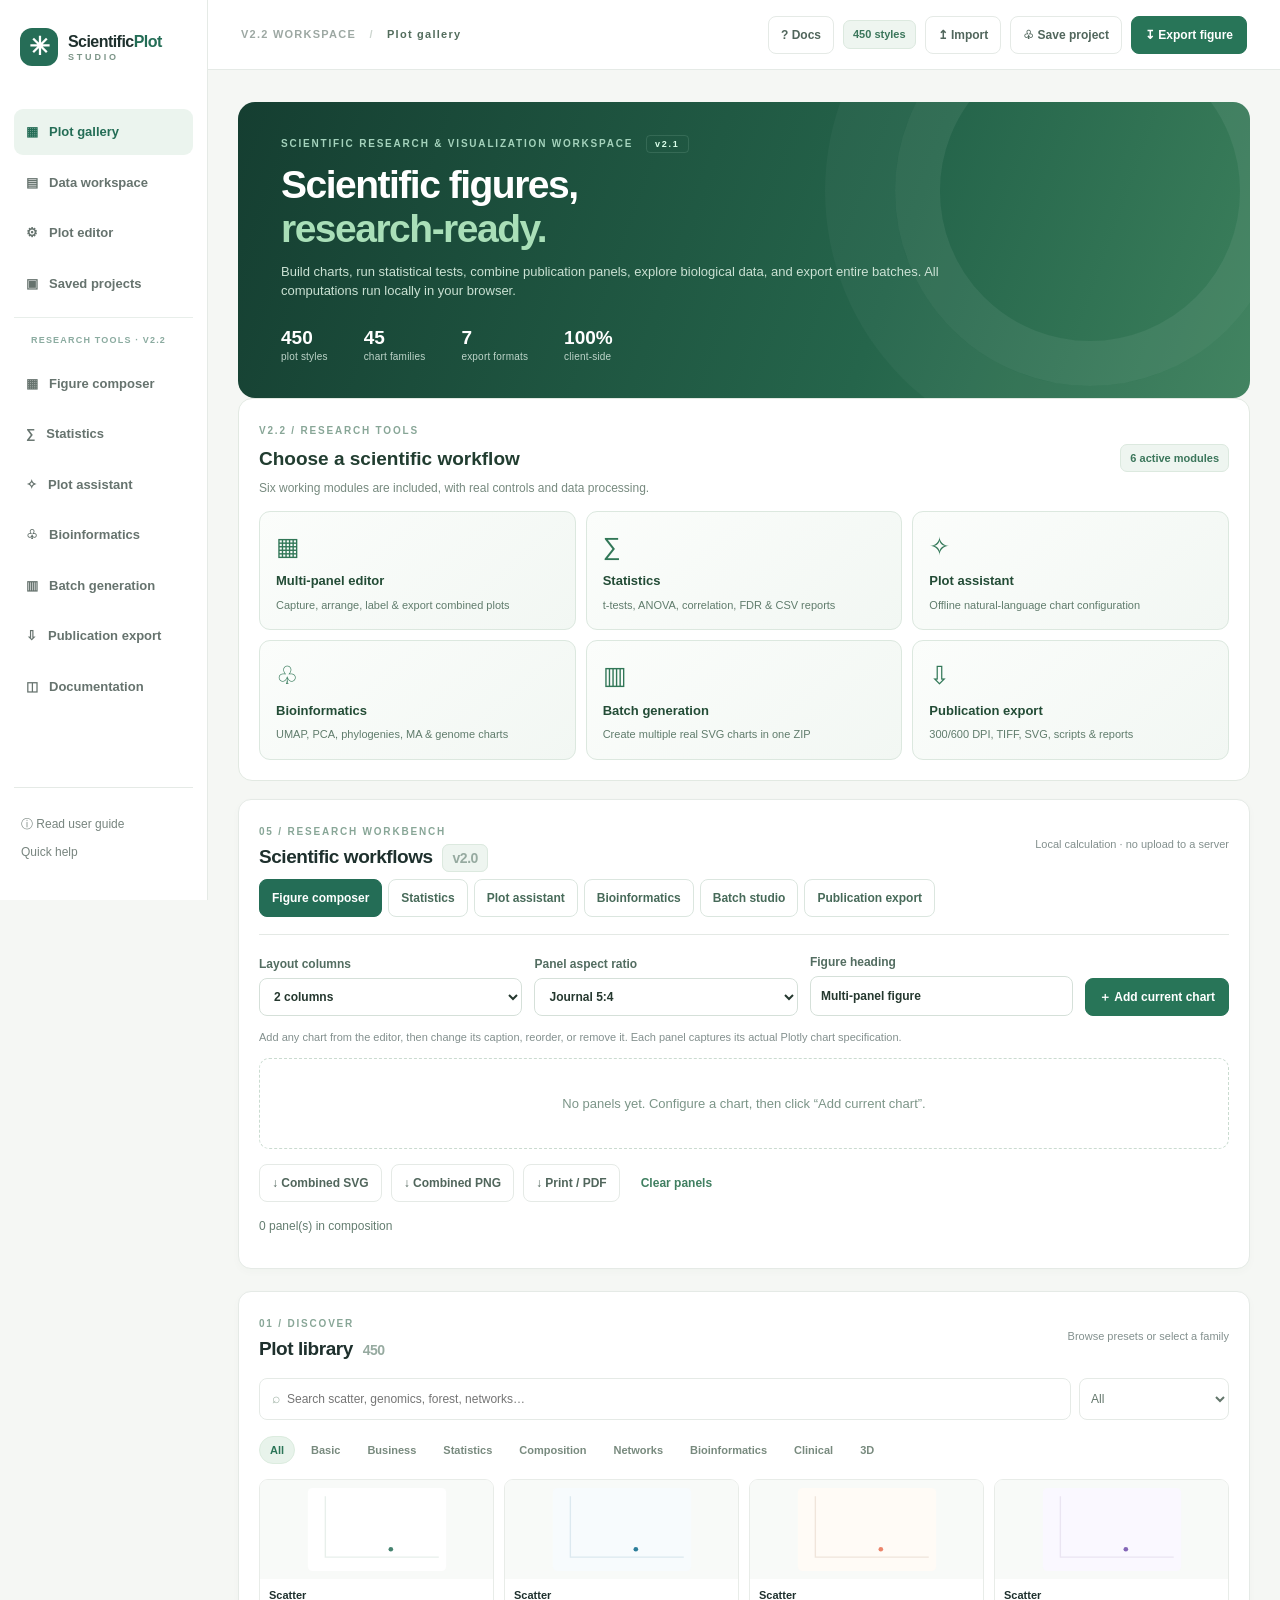
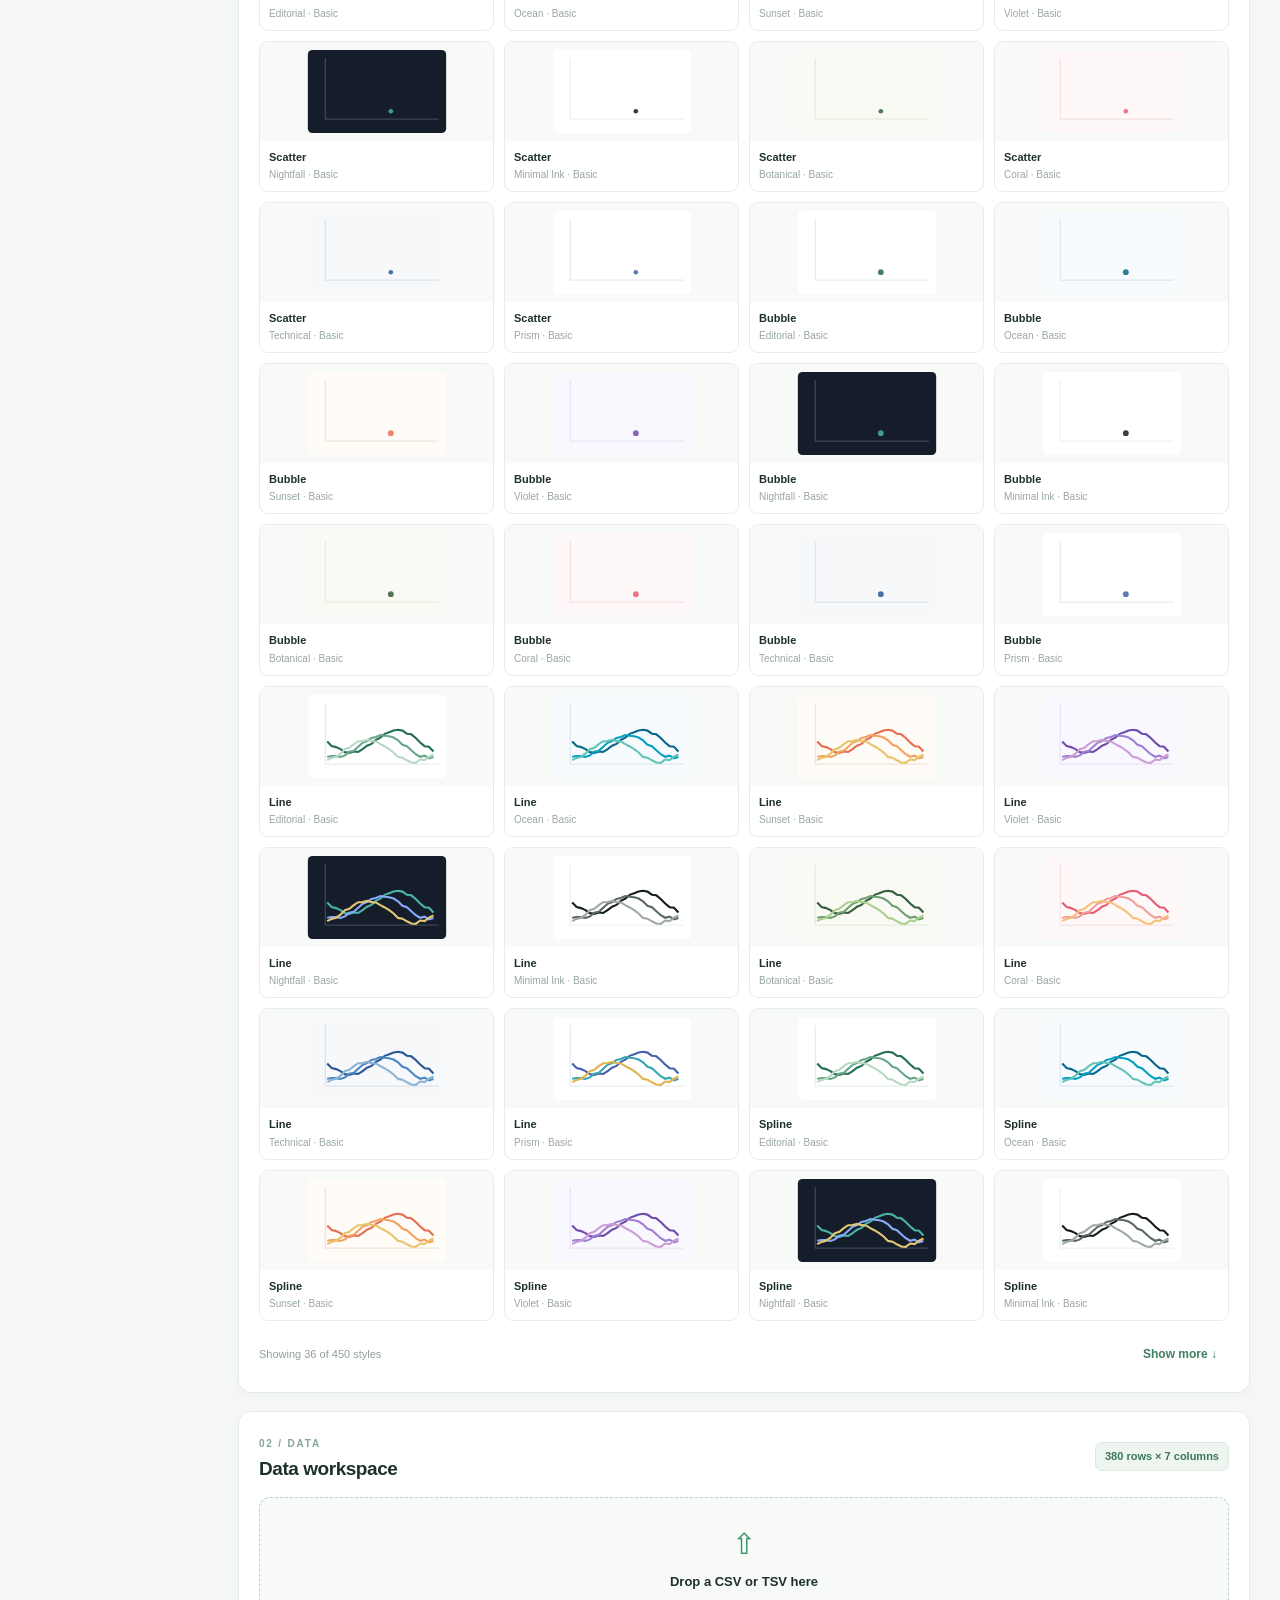
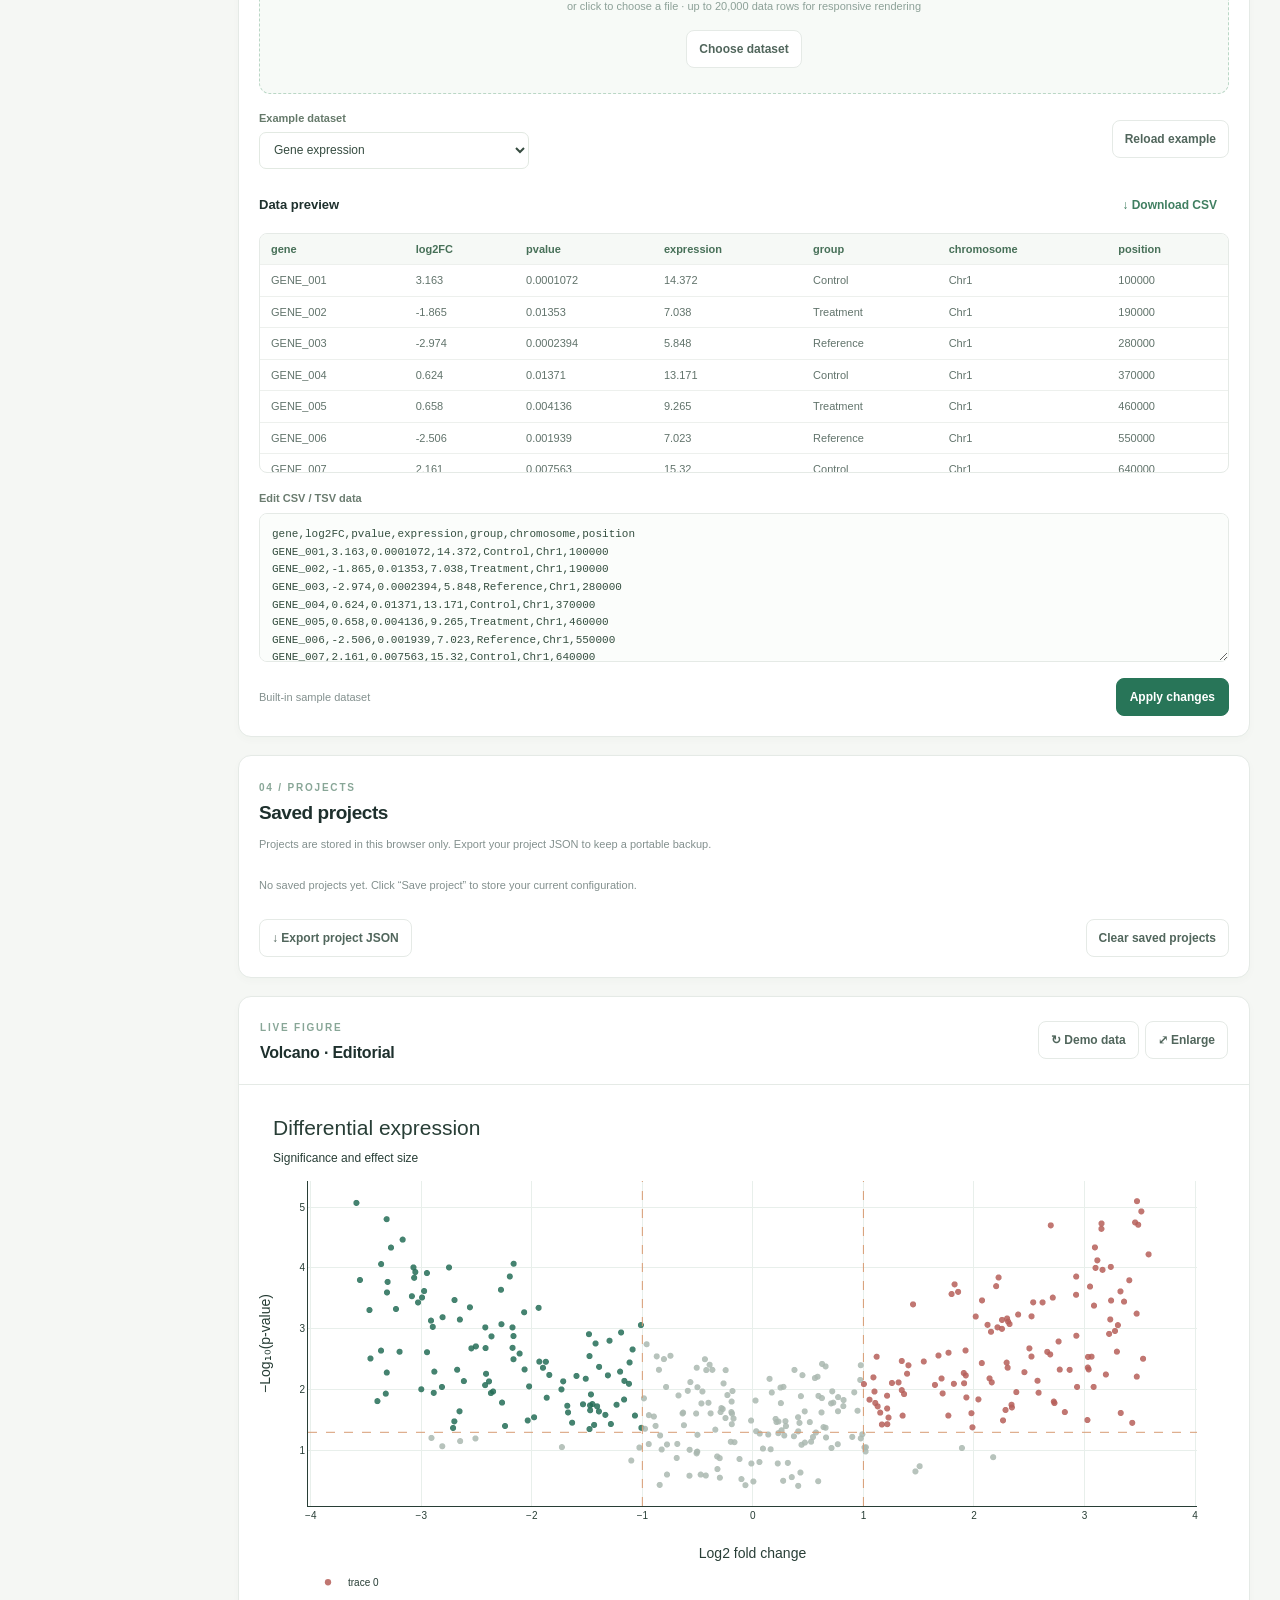
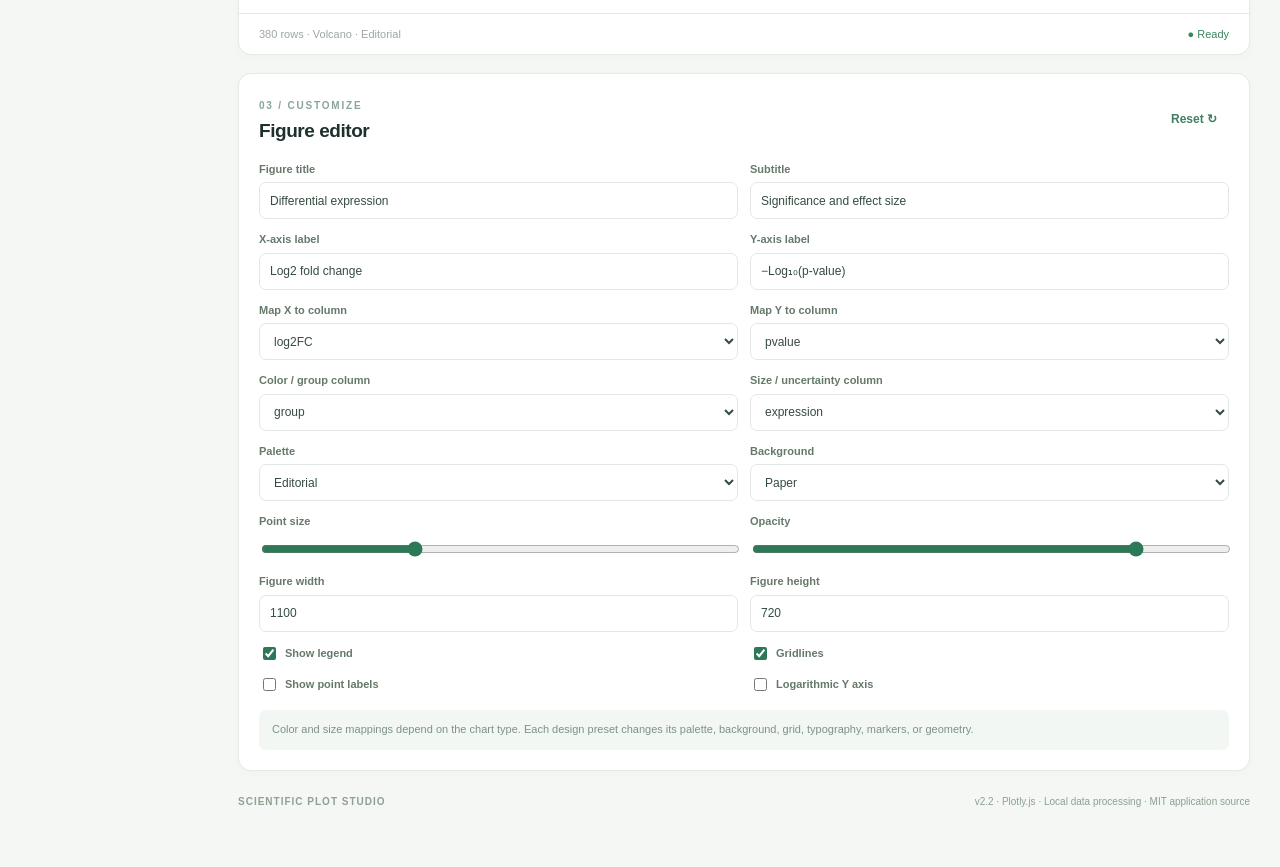
<file: index.html>
<!doctype html><html lang="en"><head><meta charset="utf-8"><meta name="viewport" content="width=device-width,initial-scale=1"><meta name="description" content="Scientific Plot Studio – Scientific plotting, multi-panel publication figures, statistical tests, bioinformatics, batch generation and advanced exports."><title>Scientific Plot Studio v2.2 | Scientific Research Workspace</title><link rel="stylesheet" href="assets/styles.css"><link rel="stylesheet" href="assets/v2.css"><script src="assets/plotly.min.js"></script><script defer src="assets/stats.js"></script><script defer src="assets/app.js"></script><script defer src="assets/v2.js"></script></head><body>
<div id="app"><aside class="rail"><a class="logo" href="#" aria-label="Scientific Plot Studio Home"><span class="logo-icon">✳</span><span>Scientific<span class="accent">Plot</span><small>STUDIO</small></span></a><nav class="nav"><button class="navlink active" data-panel="gallery">▦ <span>Plot gallery</span></button><button class="navlink" data-panel="data">▤ <span>Data workspace</span></button><button class="navlink" data-panel="editor">⚙ <span>Plot editor</span></button><button class="navlink" data-panel="saved">▣ <span>Saved projects</span></button><div class="navdivider">RESEARCH TOOLS · V2.2</div><button class="navlink" data-panel="v2" data-open-module="composer">▦ <span>Figure composer</span></button><button class="navlink" data-panel="v2" data-open-module="statistics">∑ <span>Statistics</span></button><button class="navlink" data-panel="v2" data-open-module="assistant">✧ <span>Plot assistant</span></button><button class="navlink" data-panel="v2" data-open-module="bio">♧ <span>Bioinformatics</span></button><button class="navlink" data-panel="v2" data-open-module="batch">▥ <span>Batch generation</span></button><button class="navlink" data-panel="v2" data-open-module="publication">⇩ <span>Publication export</span></button><a class="navlink docs-nav-link" href="docs/" aria-label="Documentation and user guide">◫ <span>Documentation</span></a></nav><div class="railbottom"><a class="rail-about" href="docs/">ⓘ Read user guide</a><button class="rail-about" id="aboutButton">Quick help</button></div></aside>
<main class="main"><header class="topbar"><div class="breadcrumb">V2.2 WORKSPACE <span>/</span> <strong id="bread">Plot gallery</strong></div><div class="topactions"><a class="outlinebtn" href="docs/" style="text-decoration:none">? Docs</a><span class="small-tag" id="catalogCount">450 styles</span><button class="iconbtn" id="importProject" title="Import project JSON">↥ Import</button><button class="iconbtn" id="saveProject">♧ Save project</button><button class="primarybtn" id="exportBtn">↧ Export figure</button></div></header>
<div class="work"><section class="intro"><div class="eyebrow">SCIENTIFIC RESEARCH & VISUALIZATION WORKSPACE <span class="version">v2.2</span></div><h1>Scientific figures,<br><em>research-ready.</em></h1><p>Build charts, run statistical tests, combine publication panels, explore biological data, and export entire batches. All computations run locally in your browser.</p><div class="metrics"><div><b>450</b><span>plot styles</span></div><div><b>45</b><span>chart families</span></div><div><b>7</b><span>export formats</span></div><div><b>100%</b><span>client-side</span></div></div></section>
<section class="module-launcher" aria-label="Research tools"><div class="launcher-head"><div><span class="overline">V2.2 / RESEARCH TOOLS</span><h2>Choose a scientific workflow</h2><p>Six working modules are included, with real controls and data processing.</p></div><span class="small-tag">6 active modules</span></div><div class="module-cards">
<button data-open-module="composer"><span class="mod-icon">▦</span><strong>Multi-panel editor</strong><small>Capture, arrange, label & export combined plots</small></button>
<button data-open-module="statistics"><span class="mod-icon">∑</span><strong>Statistics</strong><small>t-tests, ANOVA, correlation, FDR & CSV reports</small></button>
<button data-open-module="assistant"><span class="mod-icon">✧</span><strong>Plot assistant</strong><small>Offline natural-language chart configuration</small></button>
<button data-open-module="bio"><span class="mod-icon">♧</span><strong>Bioinformatics</strong><small>UMAP, PCA, phylogenies, MA & genome charts</small></button>
<button data-open-module="batch"><span class="mod-icon">▥</span><strong>Batch generation</strong><small>Create multiple real SVG charts in one ZIP</small></button>
<button data-open-module="publication"><span class="mod-icon">⇩</span><strong>Publication export</strong><small>300/600 DPI, TIFF, SVG, scripts & reports</small></button>
</div></section><div id="researchWorkbenchMount" aria-live="polite"><section class="panel" style="padding:18px;margin-bottom:20px">Loading research tools… Ensure JavaScript is enabled.</section></div><section class="workspace-grid"><div class="left"><section class="panel catalog" id="galleryPanel"><div class="sectionhead"><div><span class="overline">01 / DISCOVER</span><h2>Plot library <span id="visibleCount">450</span></h2></div><div class="tiny-muted">Browse presets or select a family</div></div><div class="filters"><label class="searchbox">⌕ <input id="search" placeholder="Search scatter, genomics, forest, networks…" autocomplete="off"></label><select id="categoryFilter" aria-label="Category"><option value="All">All categories</option></select></div><div class="categories" id="categories"></div><div class="gallery" id="gallery"></div><div class="galleryfoot"><span id="galleryInfo">Showing 450 styles</span><button class="subtlebtn" id="showMore">Show more ↓</button></div></section>
<section class="panel data-panel" id="dataPanel"><div class="sectionhead"><div><span class="overline">02 / DATA</span><h2>Data workspace</h2></div><span class="small-tag" id="dataShape">0 rows</span></div><div class="dropzone" id="dropzone"><div class="drop-icon">⇧</div><b>Drop a CSV or TSV here</b><span>or click to choose a file · up to 20,000 data rows for responsive rendering</span><input type="file" id="uploadInput" accept=".csv,.tsv,.txt,text/csv,text/tab-separated-values" hidden><button class="outlinebtn" id="chooseFile">Choose dataset</button></div><div class="fieldline"><label>Example dataset <select id="datasetSelect"></select></label><button class="outlinebtn" id="resetDataset">Reload example</button></div><div class="sectionhead small"><h3>Data preview</h3><button class="subtlebtn" id="downloadData">↓ Download CSV</button></div><div class="tablewrap"><table id="dataTable"></table></div><label class="csvlabel">Edit CSV / TSV data<textarea spellcheck="false" id="dataEditor" rows="7"></textarea></label><div class="fieldline"><span class="tiny-muted" id="dataMessage">Headers are read from the first row.</span><button class="primarybtn" id="applyData">Apply changes</button></div></section>
<section class="panel saved-panel" id="savedPanel"><div class="sectionhead"><div><span class="overline">04 / PROJECTS</span><h2>Saved projects</h2></div></div><p class="tiny-muted">Projects are stored in this browser only. Export your project JSON to keep a portable backup.</p><div id="projectList" class="projectlist"></div><div class="fieldline"><button class="outlinebtn" id="downloadProject">↓ Export project JSON</button><button class="outlinebtn" id="clearProjects">Clear saved projects</button></div></section></div>
<div class="right"><section class="panel preview-panel" id="previewPanel"><div class="previewbar"><div><span class="overline">LIVE FIGURE</span><div class="charthead" id="selectedName">Volcano · Editorial</div></div><div class="previewactions"><button class="outlinebtn" id="randomize">↻ Demo data</button><button class="outlinebtn" id="fullscreen">⤢ Enlarge</button></div></div><div class="plotwrap" id="plotwrap"><div id="plot" role="img" aria-label="Interactive scientific plot"></div></div><div class="previewfoot"><span id="plotMeta">Interactive · Vector rendering</span><span class="ready" id="status">● Ready</span></div></section>
<section class="panel editor-panel" id="editorPanel"><div class="sectionhead"><div><span class="overline">03 / CUSTOMIZE</span><h2>Figure editor</h2></div><button class="subtlebtn" id="restoreSettings">Reset ↻</button></div><div class="editor-grid"><label>Figure title<input id="figureTitle" type="text"></label><label>Subtitle<input id="subtitle" type="text"></label><label>X-axis label<input id="axisX" type="text"></label><label>Y-axis label<input id="axisY" type="text"></label><label>Map X to column<select id="mappingX"></select></label><label>Map Y to column<select id="mappingY"></select></label><label>Color / group column<select id="mappingGroup"></select></label><label>Size / uncertainty column<select id="mappingSize"></select></label><label>Palette<select id="palette"></select></label><label>Background<select id="background"><option value="paper">Paper</option><option value="transparent">Transparent</option><option value="dark">Night mode</option></select></label><label>Point size<input id="markerSize" type="range" min="3" max="22" value="9"></label><label>Opacity<input id="opacity" type="range" min="20" max="100" value="85"></label><label>Figure width<input id="figureWidth" type="number" min="420" max="3000" step="20" value="1100"></label><label>Figure height<input id="figureHeight" type="number" min="320" max="3000" step="20" value="720"></label><label class="checklabel"><input type="checkbox" id="showLegend" checked> Show legend</label><label class="checklabel"><input type="checkbox" id="showGrid" checked> Gridlines</label><label class="checklabel"><input type="checkbox" id="showLabels"> Show point labels</label><label class="checklabel"><input type="checkbox" id="logY"> Logarithmic Y axis</label></div><div class="hint">Color and size mappings depend on the chart type. Each design preset changes its palette, background, grid, typography, markers, or geometry.</div></section></div></section>
<footer>SCIENTIFIC PLOT STUDIO <span>v2.2 · Plotly.js · Local data processing · MIT application source</span></footer></div></main></div>
<div class="toast" id="toast" role="status"></div><input id="projectInput" type="file" accept=".json,application/json" hidden>
<dialog id="exportDialog"><form method="dialog"><div class="modalhead"><h2>Export your figure</h2><button value="cancel" class="closebtn">×</button></div><p>Choose an image format or download the underlying figure specification. Image exports retain your configured figure dimensions.</p><div class="exportgrid"><button type="button" data-export="png">▧ <b>PNG</b><small>High-resolution raster</small></button><button type="button" data-export="svg">◇ <b>SVG</b><small>Editable vector</small></button><button type="button" data-export="jpeg">▧ <b>JPEG</b><small>Compressed raster</small></button><button type="button" data-export="webp">▧ <b>WebP</b><small>Compact raster</small></button><button type="button" data-export="pdf">▤ <b>Print / PDF</b><small>Print to PDF dialog</small></button><button type="button" data-export="html">⌘ <b>HTML</b><small>Standalone interactive chart</small></button><button type="button" data-export="json">{ } <b>JSON</b><small>Full Plotly specification</small></button></div><div class="hint">PDF uses your browser’s Print → Save as PDF. PNG, SVG, JPEG, and WebP are created from the rendered plot.</div></form></dialog>
<dialog id="helpDialog"><form method="dialog"><div class="modalhead"><h2>Welcome to Scientific Plot Studio</h2><button value="cancel" class="closebtn">×</button></div><p>450 selectable chart/design combinations, 45 families and 10 coherent design presets. No sign-in, server or internet connection is required.</p><ol><li>Search or filter the plot library and choose a design.</li><li>Upload CSV/TSV data or use the included sample datasets.</li><li>Configure data mappings and appearance in the Figure editor.</li><li>Export PNG, SVG, JPEG, WebP, PDF, interactive HTML or Plotly JSON.</li></ol><p><b>Important:</b> Plot families have different data requirements. Several specialized diagrams use demo-specific data transformations and assumptions. Scientific inference and statistics should be validated independently before publication.</p></form></dialog>
</body></html>
</file>
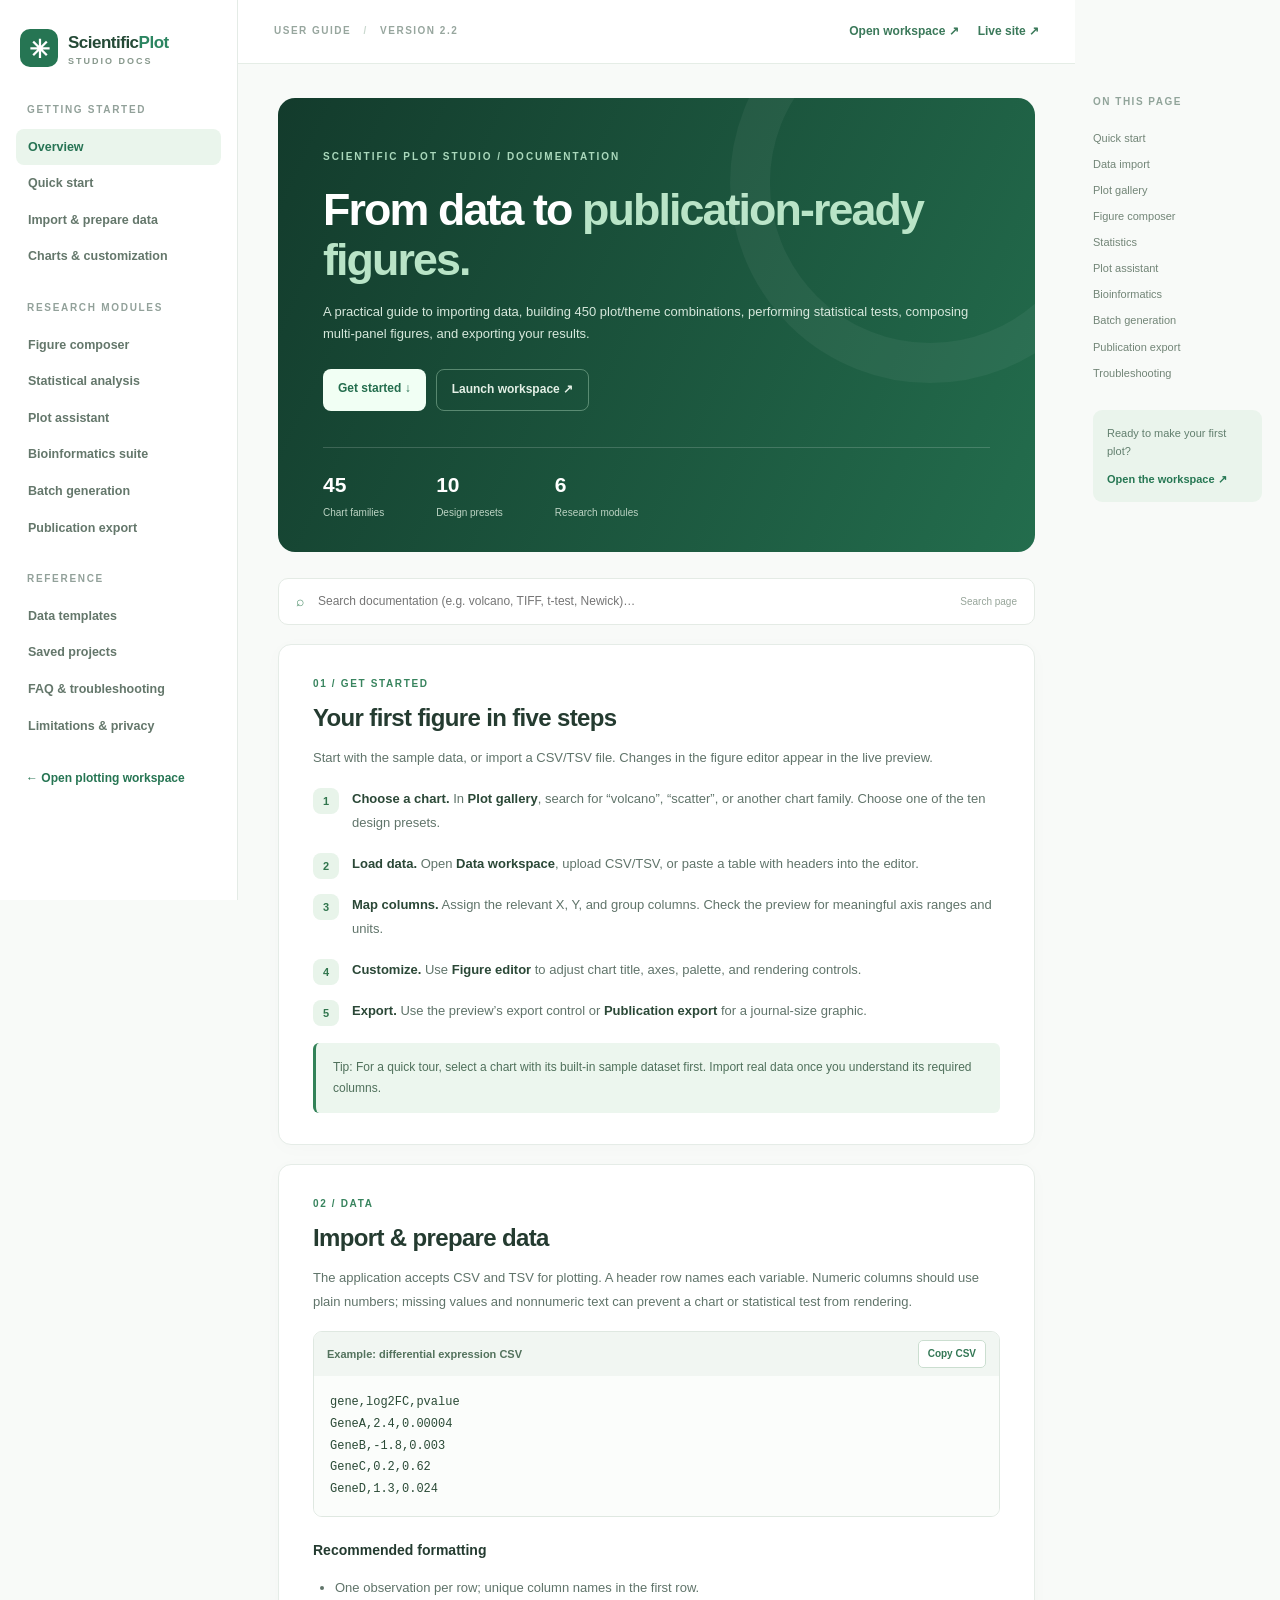
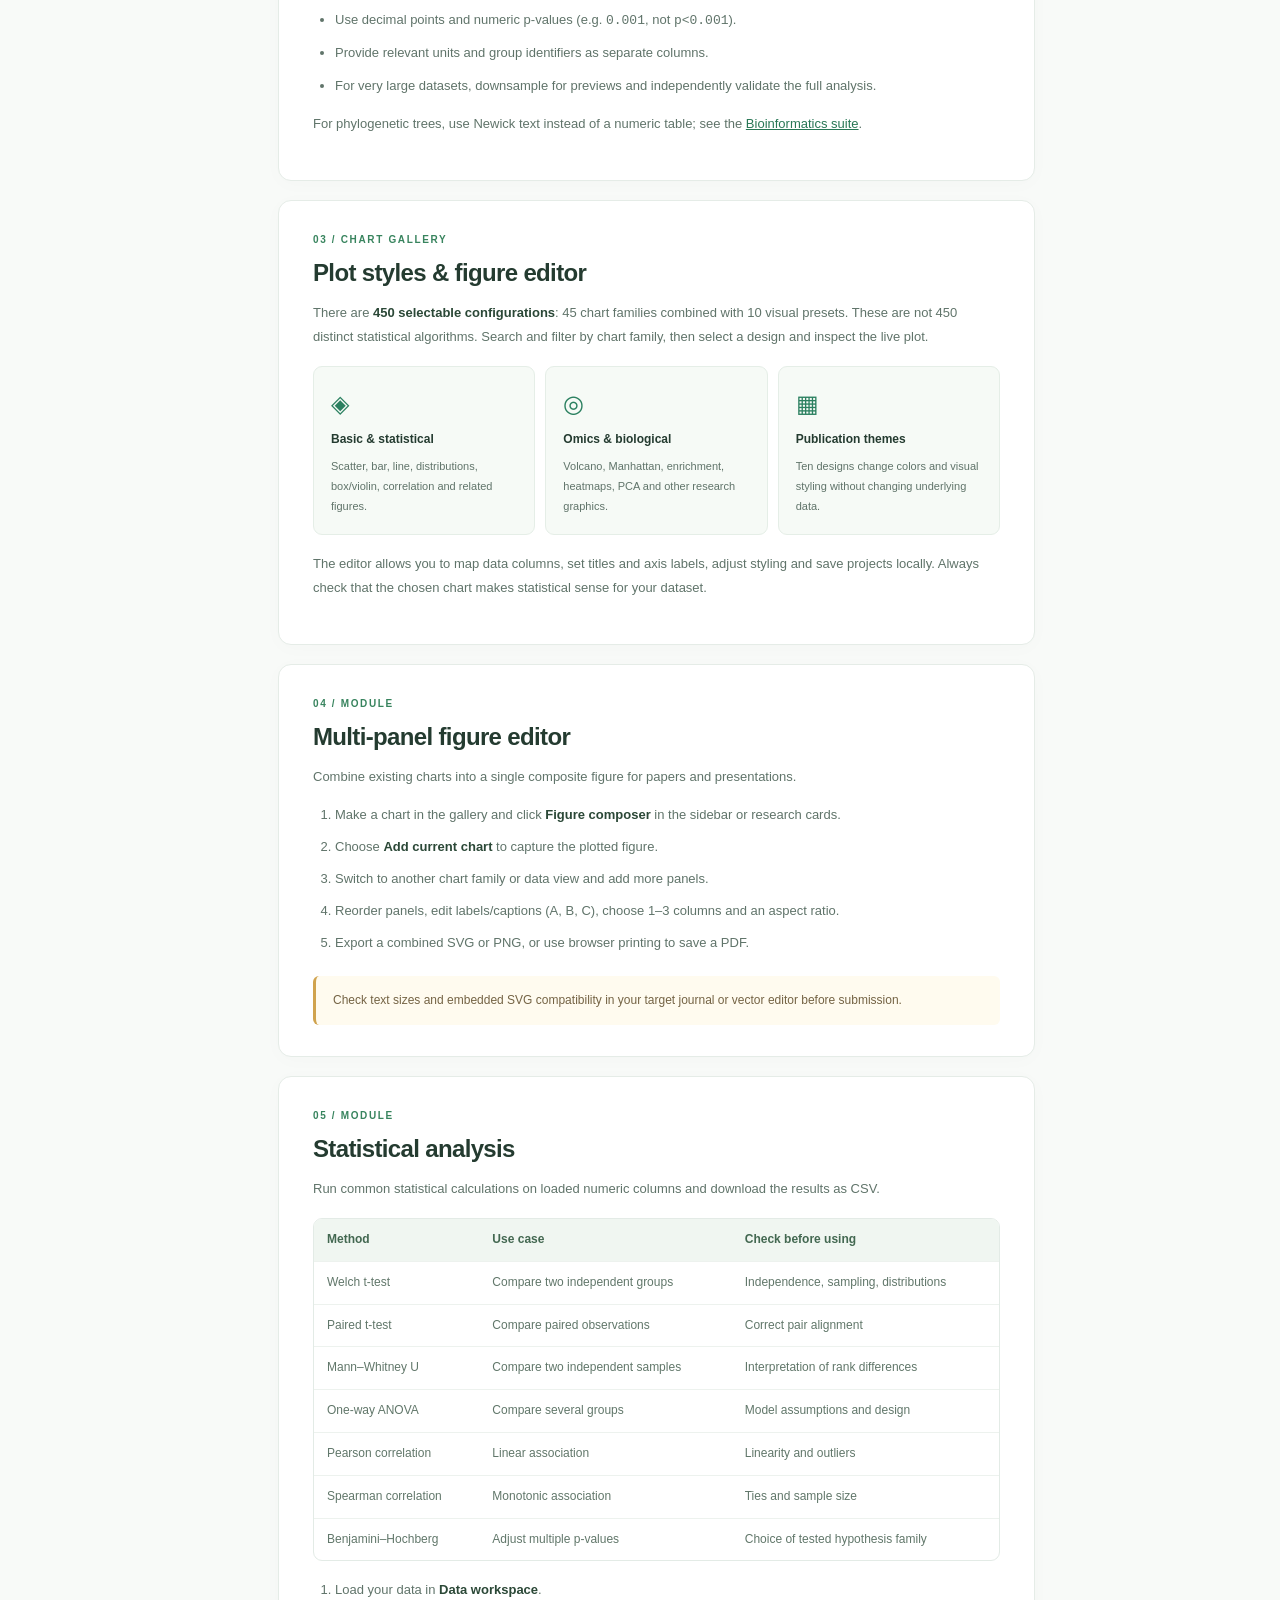
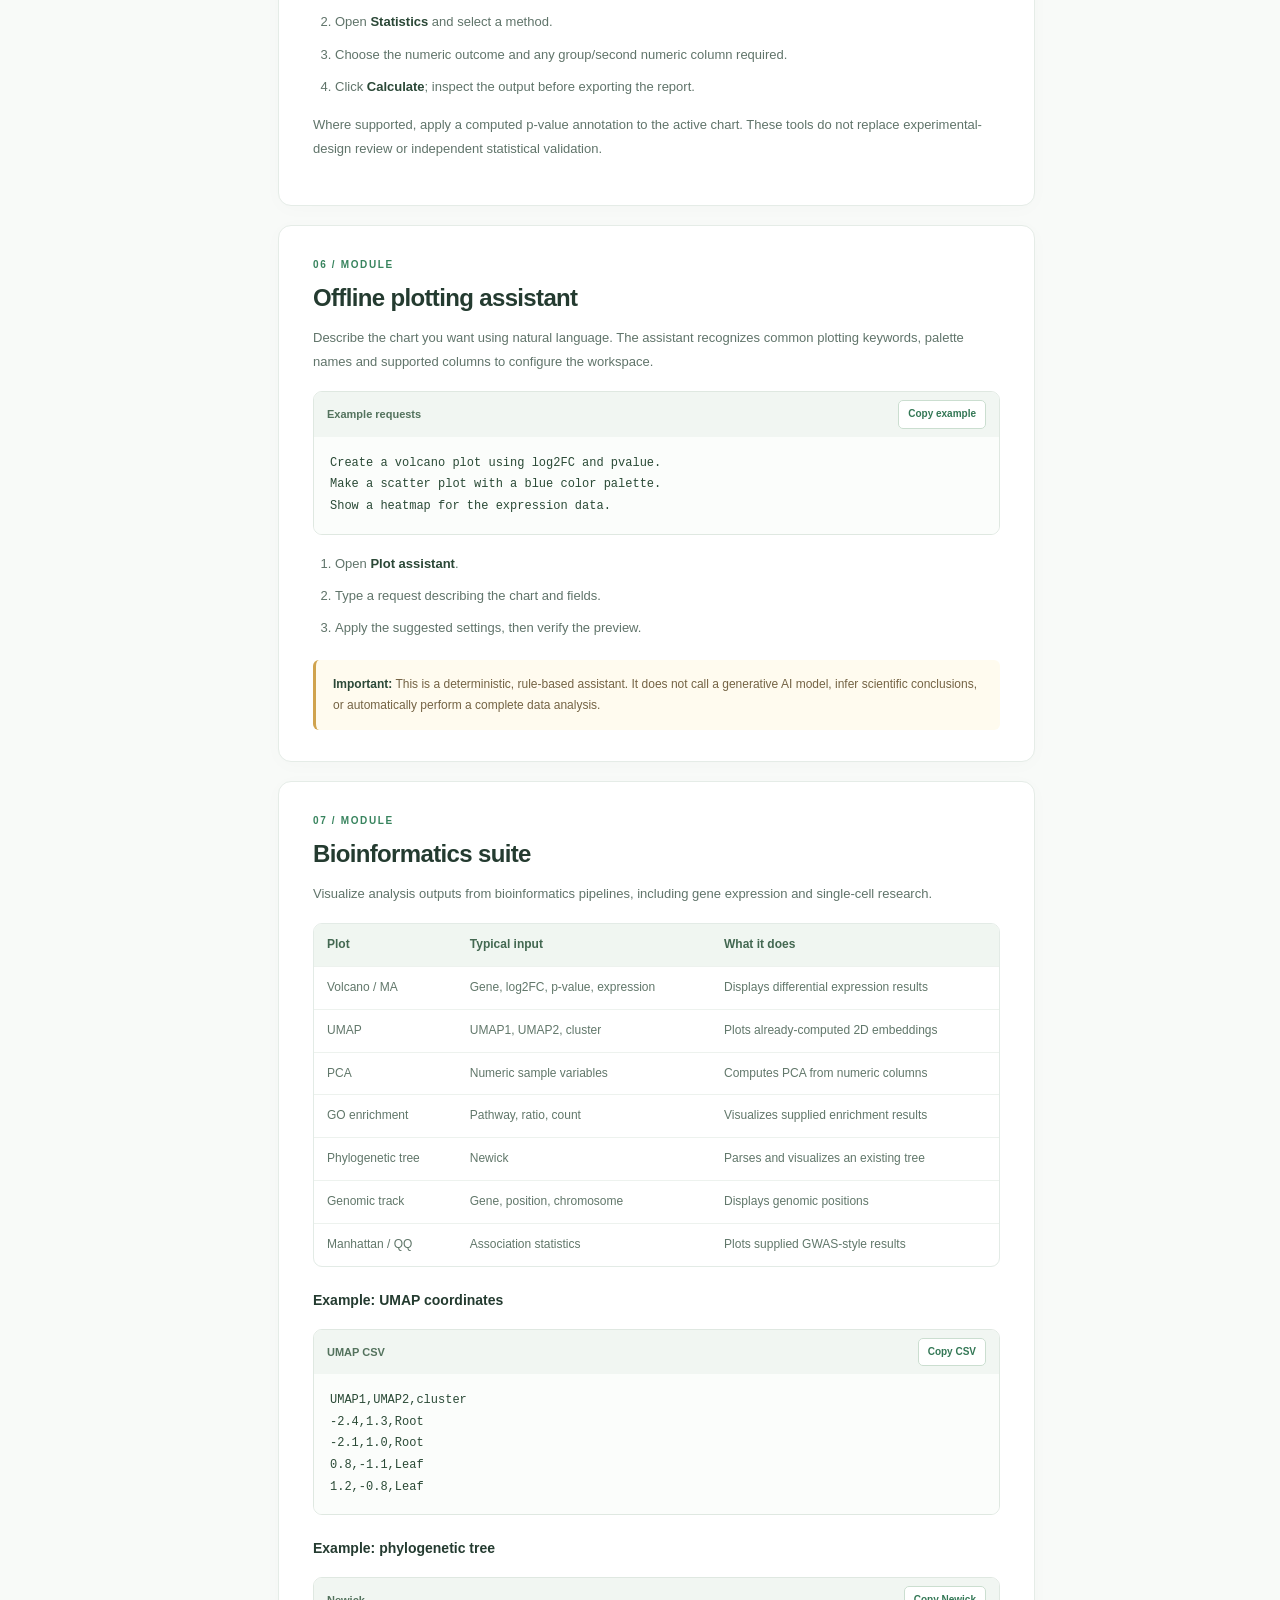
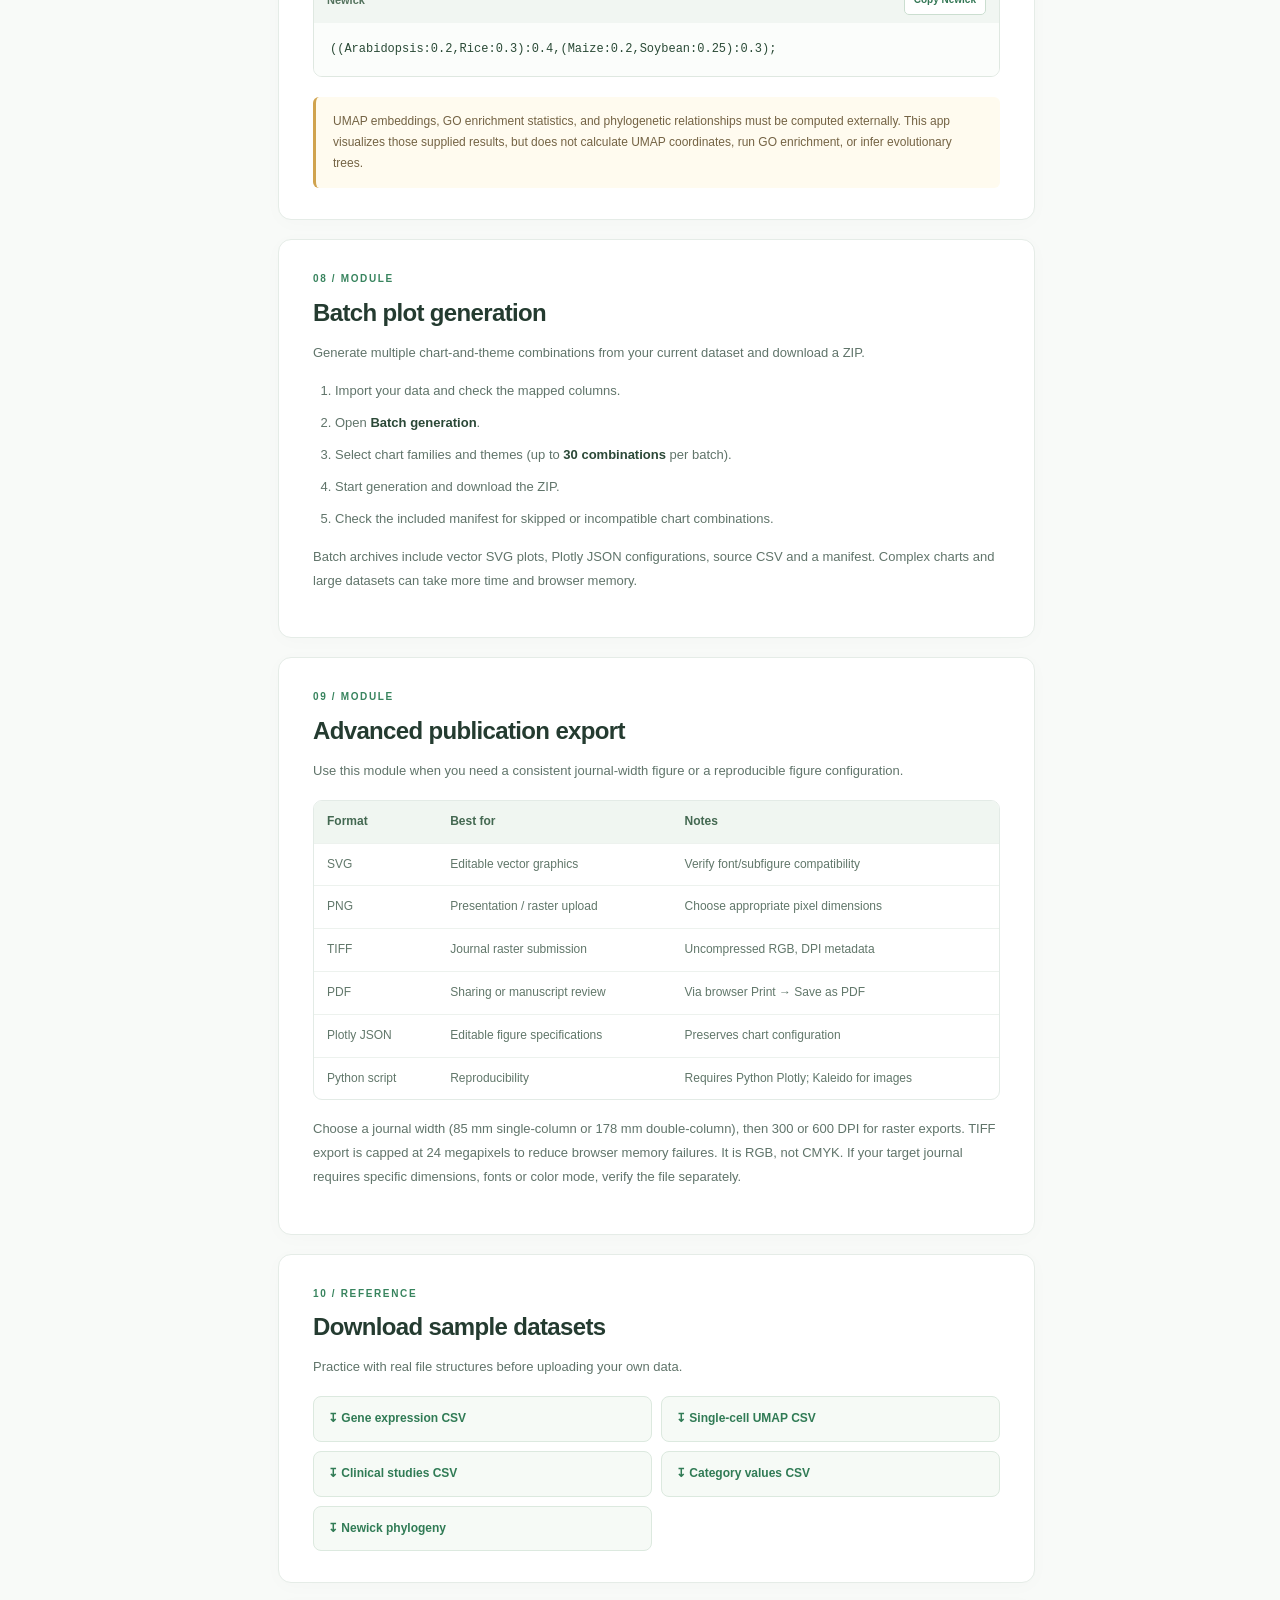
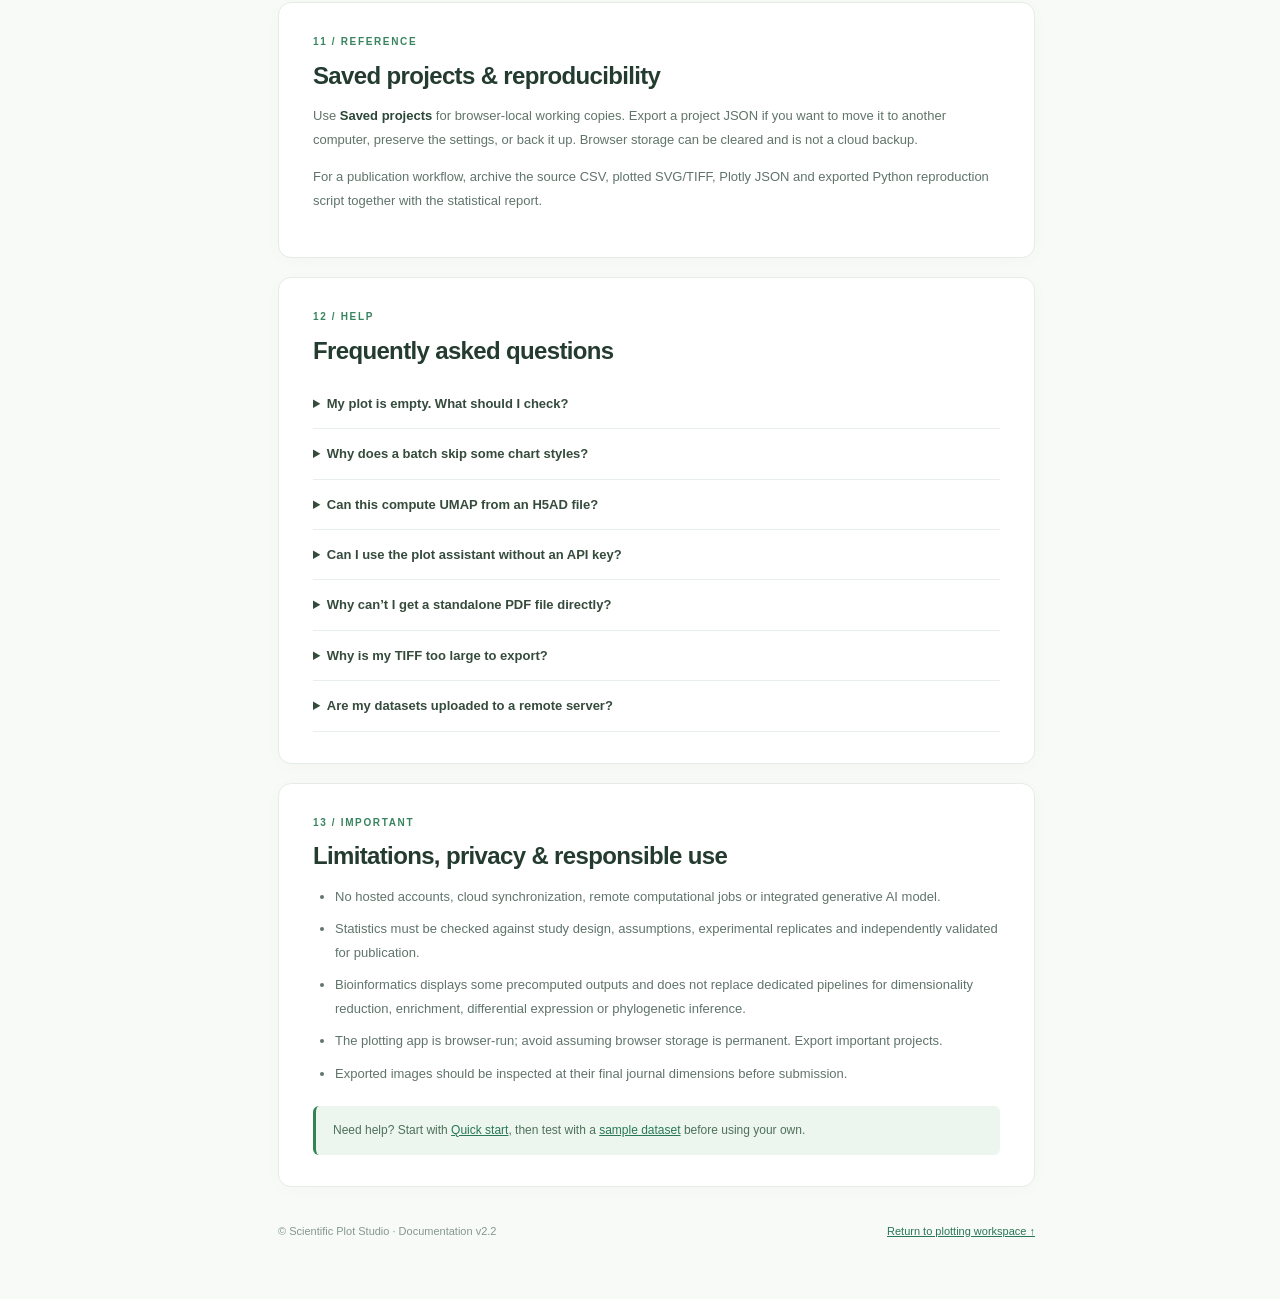
<file: docs/index.html>
<!doctype html>
<html lang="en"><head><meta charset="utf-8"><meta name="viewport" content="width=device-width,initial-scale=1"><meta name="description" content="Scientific Plot Studio user guide: data preparation, chart building, statistics, bioinformatics, batch export and publication figures."><title>Documentation | Scientific Plot Studio</title><link rel="stylesheet" href="styles.css"></head>
<body><div class="layout"><aside class="sidebar"><a class="brand" href="../"><span class="mark">✳</span><span>Scientific<span class="green">Plot</span><small>STUDIO DOCS</small></span></a><div class="navcaption">GETTING STARTED</div><a class="navitem active" href="#overview">Overview</a><a class="navitem" href="#quickstart">Quick start</a><a class="navitem" href="#data">Import & prepare data</a><a class="navitem" href="#charts">Charts & customization</a><div class="navcaption">RESEARCH MODULES</div><a class="navitem" href="#composer">Figure composer</a><a class="navitem" href="#statistics">Statistical analysis</a><a class="navitem" href="#assistant">Plot assistant</a><a class="navitem" href="#bio">Bioinformatics suite</a><a class="navitem" href="#batch">Batch generation</a><a class="navitem" href="#publication">Publication export</a><div class="navcaption">REFERENCE</div><a class="navitem" href="#samples">Data templates</a><a class="navitem" href="#projects">Saved projects</a><a class="navitem" href="#faq">FAQ & troubleshooting</a><a class="navitem" href="#limits">Limitations & privacy</a><a class="back" href="../">← Open plotting workspace</a></aside>
<main class="page"><div class="top"><button id="menu" class="menu" aria-label="Toggle table of contents">☰</button><span>USER GUIDE <b>/</b> VERSION 2.2</span><div class="toplinks"><a href="../">Open workspace ↗</a><a href="https://scientificplotstudio.vercel.app" target="_blank" rel="noopener noreferrer">Live site ↗</a></div></div><div class="docbody"><header class="hero" id="overview"><span class="eyebrow">SCIENTIFIC PLOT STUDIO / DOCUMENTATION</span><h1>From data to <em>publication-ready figures.</em></h1><p>A practical guide to importing data, building 450 plot/theme combinations, performing statistical tests, composing multi-panel figures, and exporting your results.</p><div class="hero-actions"><a href="#quickstart" class="mainbtn">Get started ↓</a><a href="../" class="ghostbtn">Launch workspace ↗</a></div><div class="stats"><div><strong>45</strong><span>Chart families</span></div><div><strong>10</strong><span>Design presets</span></div><div><strong>6</strong><span>Research modules</span></div></div></header>
<div class="searchbar"><span>⌕</span><input type="search" id="docSearch" placeholder="Search documentation (e.g. volcano, TIFF, t-test, Newick)…" aria-label="Search the documentation"><span class="searchhint" id="searchResult">Search page</span></div>
<section class="section" id="quickstart" data-title="Quick start"><div class="sectionno">01 / GET STARTED</div><h2>Your first figure in five steps</h2><p>Start with the sample data, or import a CSV/TSV file. Changes in the figure editor appear in the live preview.</p><ol class="steps"><li><b>Choose a chart.</b> In <strong>Plot gallery</strong>, search for “volcano”, “scatter”, or another chart family. Choose one of the ten design presets.</li><li><b>Load data.</b> Open <strong>Data workspace</strong>, upload CSV/TSV, or paste a table with headers into the editor.</li><li><b>Map columns.</b> Assign the relevant X, Y, and group columns. Check the preview for meaningful axis ranges and units.</li><li><b>Customize.</b> Use <strong>Figure editor</strong> to adjust chart title, axes, palette, and rendering controls.</li><li><b>Export.</b> Use the preview’s export control or <strong>Publication export</strong> for a journal-size graphic.</li></ol><div class="callout">Tip: For a quick tour, select a chart with its built-in sample dataset first. Import real data once you understand its required columns.</div></section>
<section class="section" id="data" data-title="Data import"><div class="sectionno">02 / DATA</div><h2>Import & prepare data</h2><p>The application accepts CSV and TSV for plotting. A header row names each variable. Numeric columns should use plain numbers; missing values and nonnumeric text can prevent a chart or statistical test from rendering.</p><div class="example"><div class="examplebar"><span>Example: differential expression CSV</span><button class="copy" data-copy="volcano">Copy CSV</button></div><pre id="volcano">gene,log2FC,pvalue
GeneA,2.4,0.00004
GeneB,-1.8,0.003
GeneC,0.2,0.62
GeneD,1.3,0.024</pre></div><h3>Recommended formatting</h3><ul><li>One observation per row; unique column names in the first row.</li><li>Use decimal points and numeric p-values (e.g. <code>0.001</code>, not <code>p&lt;0.001</code>).</li><li>Provide relevant units and group identifiers as separate columns.</li><li>For very large datasets, downsample for previews and independently validate the full analysis.</li></ul><p>For phylogenetic trees, use Newick text instead of a numeric table; see the <a href="#bio">Bioinformatics suite</a>.</p></section>
<section class="section" id="charts" data-title="Plots and customization"><div class="sectionno">03 / CHART GALLERY</div><h2>Plot styles & figure editor</h2><p>There are <strong>450 selectable configurations</strong>: 45 chart families combined with 10 visual presets. These are not 450 distinct statistical algorithms. Search and filter by chart family, then select a design and inspect the live plot.</p><div class="featuregrid"><div class="feature"><span>◈</span><h3>Basic & statistical</h3><p>Scatter, bar, line, distributions, box/violin, correlation and related figures.</p></div><div class="feature"><span>◎</span><h3>Omics & biological</h3><p>Volcano, Manhattan, enrichment, heatmaps, PCA and other research graphics.</p></div><div class="feature"><span>▦</span><h3>Publication themes</h3><p>Ten designs change colors and visual styling without changing underlying data.</p></div></div><p>The editor allows you to map data columns, set titles and axis labels, adjust styling and save projects locally. Always check that the chosen chart makes statistical sense for your dataset.</p></section>
<section class="section" id="composer" data-title="Figure composer"><div class="sectionno">04 / MODULE</div><h2>Multi-panel figure editor</h2><p>Combine existing charts into a single composite figure for papers and presentations.</p><ol><li>Make a chart in the gallery and click <strong>Figure composer</strong> in the sidebar or research cards.</li><li>Choose <strong>Add current chart</strong> to capture the plotted figure.</li><li>Switch to another chart family or data view and add more panels.</li><li>Reorder panels, edit labels/captions (A, B, C), choose 1–3 columns and an aspect ratio.</li><li>Export a combined SVG or PNG, or use browser printing to save a PDF.</li></ol><div class="callout warning">Check text sizes and embedded SVG compatibility in your target journal or vector editor before submission.</div></section>
<section class="section" id="statistics" data-title="Statistical analysis"><div class="sectionno">05 / MODULE</div><h2>Statistical analysis</h2><p>Run common statistical calculations on loaded numeric columns and download the results as CSV.</p><div class="tablewrap"><table><thead><tr><th>Method</th><th>Use case</th><th>Check before using</th></tr></thead><tbody><tr><td>Welch t-test</td><td>Compare two independent groups</td><td>Independence, sampling, distributions</td></tr><tr><td>Paired t-test</td><td>Compare paired observations</td><td>Correct pair alignment</td></tr><tr><td>Mann–Whitney U</td><td>Compare two independent samples</td><td>Interpretation of rank differences</td></tr><tr><td>One-way ANOVA</td><td>Compare several groups</td><td>Model assumptions and design</td></tr><tr><td>Pearson correlation</td><td>Linear association</td><td>Linearity and outliers</td></tr><tr><td>Spearman correlation</td><td>Monotonic association</td><td>Ties and sample size</td></tr><tr><td>Benjamini–Hochberg</td><td>Adjust multiple p-values</td><td>Choice of tested hypothesis family</td></tr></tbody></table></div><ol><li>Load your data in <strong>Data workspace</strong>.</li><li>Open <strong>Statistics</strong> and select a method.</li><li>Choose the numeric outcome and any group/second numeric column required.</li><li>Click <strong>Calculate</strong>; inspect the output before exporting the report.</li></ol><p>Where supported, apply a computed p-value annotation to the active chart. These tools do not replace experimental-design review or independent statistical validation.</p></section>
<section class="section" id="assistant" data-title="Plotting assistant"><div class="sectionno">06 / MODULE</div><h2>Offline plotting assistant</h2><p>Describe the chart you want using natural language. The assistant recognizes common plotting keywords, palette names and supported columns to configure the workspace.</p><div class="example"><div class="examplebar"><span>Example requests</span><button class="copy" data-copy="prompt">Copy example</button></div><pre id="prompt">Create a volcano plot using log2FC and pvalue.
Make a scatter plot with a blue color palette.
Show a heatmap for the expression data.</pre></div><ol><li>Open <strong>Plot assistant</strong>.</li><li>Type a request describing the chart and fields.</li><li>Apply the suggested settings, then verify the preview.</li></ol><div class="callout warning"><strong>Important:</strong> This is a deterministic, rule-based assistant. It does not call a generative AI model, infer scientific conclusions, or automatically perform a complete data analysis.</div></section>
<section class="section" id="bio" data-title="Bioinformatics suite"><div class="sectionno">07 / MODULE</div><h2>Bioinformatics suite</h2><p>Visualize analysis outputs from bioinformatics pipelines, including gene expression and single-cell research.</p><div class="tablewrap"><table><thead><tr><th>Plot</th><th>Typical input</th><th>What it does</th></tr></thead><tbody><tr><td>Volcano / MA</td><td>Gene, log2FC, p-value, expression</td><td>Displays differential expression results</td></tr><tr><td>UMAP</td><td>UMAP1, UMAP2, cluster</td><td>Plots already-computed 2D embeddings</td></tr><tr><td>PCA</td><td>Numeric sample variables</td><td>Computes PCA from numeric columns</td></tr><tr><td>GO enrichment</td><td>Pathway, ratio, count</td><td>Visualizes supplied enrichment results</td></tr><tr><td>Phylogenetic tree</td><td>Newick</td><td>Parses and visualizes an existing tree</td></tr><tr><td>Genomic track</td><td>Gene, position, chromosome</td><td>Displays genomic positions</td></tr><tr><td>Manhattan / QQ</td><td>Association statistics</td><td>Plots supplied GWAS-style results</td></tr></tbody></table></div><h3>Example: UMAP coordinates</h3><div class="example"><div class="examplebar"><span>UMAP CSV</span><button class="copy" data-copy="umap">Copy CSV</button></div><pre id="umap">UMAP1,UMAP2,cluster
-2.4,1.3,Root
-2.1,1.0,Root
0.8,-1.1,Leaf
1.2,-0.8,Leaf</pre></div><h3>Example: phylogenetic tree</h3><div class="example"><div class="examplebar"><span>Newick</span><button class="copy" data-copy="newick">Copy Newick</button></div><pre id="newick">((Arabidopsis:0.2,Rice:0.3):0.4,(Maize:0.2,Soybean:0.25):0.3);</pre></div><div class="callout warning">UMAP embeddings, GO enrichment statistics, and phylogenetic relationships must be computed externally. This app visualizes those supplied results, but does not calculate UMAP coordinates, run GO enrichment, or infer evolutionary trees.</div></section>
<section class="section" id="batch" data-title="Batch plot generation"><div class="sectionno">08 / MODULE</div><h2>Batch plot generation</h2><p>Generate multiple chart-and-theme combinations from your current dataset and download a ZIP.</p><ol><li>Import your data and check the mapped columns.</li><li>Open <strong>Batch generation</strong>.</li><li>Select chart families and themes (up to <strong>30 combinations</strong> per batch).</li><li>Start generation and download the ZIP.</li><li>Check the included manifest for skipped or incompatible chart combinations.</li></ol><p>Batch archives include vector SVG plots, Plotly JSON configurations, source CSV and a manifest. Complex charts and large datasets can take more time and browser memory.</p></section>
<section class="section" id="publication" data-title="Publication export"><div class="sectionno">09 / MODULE</div><h2>Advanced publication export</h2><p>Use this module when you need a consistent journal-width figure or a reproducible figure configuration.</p><div class="tablewrap"><table><thead><tr><th>Format</th><th>Best for</th><th>Notes</th></tr></thead><tbody><tr><td>SVG</td><td>Editable vector graphics</td><td>Verify font/subfigure compatibility</td></tr><tr><td>PNG</td><td>Presentation / raster upload</td><td>Choose appropriate pixel dimensions</td></tr><tr><td>TIFF</td><td>Journal raster submission</td><td>Uncompressed RGB, DPI metadata</td></tr><tr><td>PDF</td><td>Sharing or manuscript review</td><td>Via browser Print → Save as PDF</td></tr><tr><td>Plotly JSON</td><td>Editable figure specifications</td><td>Preserves chart configuration</td></tr><tr><td>Python script</td><td>Reproducibility</td><td>Requires Python Plotly; Kaleido for images</td></tr></tbody></table></div><p>Choose a journal width (85 mm single-column or 178 mm double-column), then 300 or 600 DPI for raster exports. TIFF export is capped at 24 megapixels to reduce browser memory failures. It is RGB, not CMYK. If your target journal requires specific dimensions, fonts or color mode, verify the file separately.</p></section>
<section class="section" id="samples" data-title="Data templates"><div class="sectionno">10 / REFERENCE</div><h2>Download sample datasets</h2><p>Practice with real file structures before uploading your own data.</p><div class="downloads"><a href="../samples/gene_expression.csv" download>↧ Gene expression CSV</a><a href="../samples/single_cell_umap.csv" download>↧ Single-cell UMAP CSV</a><a href="../samples/clinical_studies.csv" download>↧ Clinical studies CSV</a><a href="../samples/category_values.csv" download>↧ Category values CSV</a><a href="../samples/plant_phylogeny.nwk" download>↧ Newick phylogeny</a></div></section>
<section class="section" id="projects" data-title="Saved projects"><div class="sectionno">11 / REFERENCE</div><h2>Saved projects & reproducibility</h2><p>Use <strong>Saved projects</strong> for browser-local working copies. Export a project JSON if you want to move it to another computer, preserve the settings, or back it up. Browser storage can be cleared and is not a cloud backup.</p><p>For a publication workflow, archive the source CSV, plotted SVG/TIFF, Plotly JSON and exported Python reproduction script together with the statistical report.</p></section>
<section class="section" id="faq" data-title="FAQ"><div class="sectionno">12 / HELP</div><h2>Frequently asked questions</h2><details><summary>My plot is empty. What should I check?</summary><p>Confirm that your CSV has a header, the selected X/Y columns exist, numeric fields are actually numeric and the chart family matches your data. Try the built-in sample dataset for that chart.</p></details><details><summary>Why does a batch skip some chart styles?</summary><p>Not all plot families support the same data structure. The manifest reports incompatible combinations; choose suitable chart families and column mappings.</p></details><details><summary>Can this compute UMAP from an H5AD file?</summary><p>No. Import CSV coordinates exported from Scanpy or another analysis tool. The current UMAP module visualizes existing embeddings rather than reading H5AD or computing embeddings.</p></details><details><summary>Can I use the plot assistant without an API key?</summary><p>Yes. It runs offline using pattern-based rules and requires no external model service.</p></details><details><summary>Why can’t I get a standalone PDF file directly?</summary><p>The current PDF workflow uses the browser's printing system. Choose Print and select Save as PDF.</p></details><details><summary>Why is my TIFF too large to export?</summary><p>Large figure dimensions at 600 DPI may exceed the browser's 24-megapixel safety cap. Reduce dimensions or choose 300 DPI and validate journal requirements.</p></details><details><summary>Are my datasets uploaded to a remote server?</summary><p>In this version, plotting and calculations run locally in your browser. The deployed site serves application assets; saved projects are browser-local. Check your organization's rules before handling sensitive data in any web app.</p></details></section>
<section class="section" id="limits" data-title="Limitations and privacy"><div class="sectionno">13 / IMPORTANT</div><h2>Limitations, privacy & responsible use</h2><ul><li>No hosted accounts, cloud synchronization, remote computational jobs or integrated generative AI model.</li><li>Statistics must be checked against study design, assumptions, experimental replicates and independently validated for publication.</li><li>Bioinformatics displays some precomputed outputs and does not replace dedicated pipelines for dimensionality reduction, enrichment, differential expression or phylogenetic inference.</li><li>The plotting app is browser-run; avoid assuming browser storage is permanent. Export important projects.</li><li>Exported images should be inspected at their final journal dimensions before submission.</li></ul><div class="callout">Need help? Start with <a href="#quickstart">Quick start</a>, then test with a <a href="#samples">sample dataset</a> before using your own.</div></section>
<footer>© Scientific Plot Studio · Documentation v2.2 <a href="../">Return to plotting workspace ↑</a></footer>
</div></main><aside class="toc"><div class="toc-title">ON THIS PAGE</div><a href="#quickstart">Quick start</a><a href="#data">Data import</a><a href="#charts">Plot gallery</a><a href="#composer">Figure composer</a><a href="#statistics">Statistics</a><a href="#assistant">Plot assistant</a><a href="#bio">Bioinformatics</a><a href="#batch">Batch generation</a><a href="#publication">Publication export</a><a href="#faq">Troubleshooting</a><div class="tocbox">Ready to make your first plot?<a href="../">Open the workspace ↗</a></div></aside></div>
<script>const q=(s)=>document.querySelector(s);const links=[...document.querySelectorAll('.navitem')];links.forEach(a=>a.addEventListener('click',()=>{document.body.classList.remove('menu-open');links.forEach(x=>x.classList.toggle('active',x===a))}));q('#menu').onclick=()=>document.body.classList.toggle('menu-open');document.querySelectorAll('[data-copy]').forEach(b=>b.onclick=async()=>{let v=q('#'+b.dataset.copy).textContent;try{await navigator.clipboard.writeText(v);b.textContent='Copied ✓'}catch{let ta=document.createElement('textarea');ta.value=v;document.body.append(ta);ta.select();document.execCommand('copy');ta.remove();b.textContent='Copied ✓'}setTimeout(()=>b.textContent='Copy '+(b.dataset.copy==='newick'?'Newick':b.dataset.copy==='prompt'?'example':'CSV'),1700)});q('#docSearch').addEventListener('input',e=>{const term=e.target.value.toLowerCase().trim();const sections=[...document.querySelectorAll('.section')];let matched=0;sections.forEach(s=>{let yes=!term||s.textContent.toLowerCase().includes(term);s.hidden=!yes;if(yes)matched++});q('#searchResult').textContent=term?matched+' matching sections':'Search page';});</script></body></html>
</file>
<file: assets/styles.css>
:root{color-scheme:light;--forest:#246d56;--ink:#1e302d;--muted:#83908e;--line:#e5eae6;--canvas:#f5f7f4;--paper:#fff;--soft:#edf3ef}*{box-sizing:border-box}html{scroll-behavior:smooth}body{margin:0;font:14px/1.5 Inter,-apple-system,BlinkMacSystemFont,"Segoe UI",sans-serif;color:var(--ink);background:var(--canvas)}button,input,select,textarea{font:inherit}button{cursor:pointer}button:focus-visible,input:focus-visible,select:focus-visible,textarea:focus-visible{outline:2px solid #5caa8a;outline-offset:2px}#app{display:flex;min-height:100vh}.rail{position:sticky;top:0;align-self:flex-start;width:208px;min-width:208px;height:100vh;background:#fff;border-right:1px solid var(--line);padding:28px 14px 22px;display:flex;flex-direction:column}.logo{display:flex;align-items:center;gap:10px;text-decoration:none;color:var(--ink);font-weight:790;letter-spacing:-.55px;font-size:16px;margin:0 6px 43px}.logo-icon{background:#266d57;color:white;border-radius:12px;width:38px;height:38px;display:grid;place-items:center;font-size:25px}.logo small{font-size:9px;letter-spacing:2.8px;display:block;margin-top:-3px;font-weight:750;color:#7b9487}.accent{color:var(--forest)}.nav{display:grid;gap:5px}.navlink{text-align:left;padding:13px 12px;border:0;border-radius:9px;background:transparent;color:#66736e;font-weight:650;display:flex;align-items:center;gap:11px;font-size:13px}.navlink.active,.navlink:hover{color:var(--forest);background:#ebf4ee}.railbottom{margin-top:auto;border-top:1px solid var(--line);padding:17px 7px}.offline-dot{font-size:11px;color:#2a8d60}.offline-dot span{color:#7e9187;margin-left:3px}.rail-about{border:0;background:none;color:#78857f;font-size:12px;margin-top:18px;padding:0}.main{flex:1;min-width:0}.topbar{height:70px;background:#fff;border-bottom:1px solid var(--line);display:flex;justify-content:space-between;align-items:center;padding:0 33px;gap:12px}.breadcrumb{font-size:11px;letter-spacing:1.25px;color:#9da8a3;font-weight:750}.breadcrumb span{padding:0 9px;color:#ccd5cf}.breadcrumb strong{font-weight:750;color:#526c5c}.topactions{display:flex;align-items:center;gap:9px}.small-tag{border:1px solid #dce9df;border-radius:7px;background:#eef5f0;color:#3b765b;font-weight:720;font-size:11px;padding:5px 9px}.iconbtn,.outlinebtn,.subtlebtn{border:1px solid var(--line);background:var(--paper);color:#51665c;border-radius:8px;padding:9px 12px;font-size:12px;font-weight:675}.subtlebtn{border:0;background:transparent;color:#407f61}.primarybtn{background:#287558;border:1px solid #287558;color:white;border-radius:8px;padding:9px 13px;font-size:12px;font-weight:750}.primarybtn:hover{background:#185a40}.work{max-width:1700px;margin:auto;padding:32px 30px 35px}.intro{background:linear-gradient(110deg,#153e31,#25654b 64%,#3c805c);color:white;border-radius:17px;padding:34px 43px;position:relative;overflow:hidden;min-height:223px}.intro:after{content:"";position:absolute;width:300px;height:300px;border-radius:50%;border:45px solid #ffffff10;right:-35px;top:-106px;box-shadow:0 0 0 70px #ffffff08;pointer-events:none}.eyebrow,.overline{font-size:10px;letter-spacing:1.8px;font-weight:810;color:#88a697}.intro .eyebrow{color:#a4d2bc}.version{font-size:9px;color:#dbffeb;border:1px solid #8ebaa433;padding:3px 8px;border-radius:4px;margin-left:8px}.intro h1{font-weight:780;font-size:clamp(25px,3.2vw,39px);line-height:1.13;letter-spacing:-1.5px;margin:11px 0}.intro em{font-style:normal;color:#a9dfb8}.intro p{max-width:660px;margin:0;color:#cae1d3;font-size:13px}.metrics{display:flex;gap:36px;margin-top:26px;flex-wrap:wrap}.metrics div{display:flex;flex-direction:column}.metrics b{font-size:19px;color:white;line-height:1.2}.metrics span{font-size:10px;letter-spacing:.2px;color:#bfd5ca}.workspace-grid{display:grid;grid-template-columns:minmax(440px,1fr) minmax(420px,1fr);gap:18px;margin-top:22px;align-items:start}.left,.right{min-width:0;display:grid;gap:18px}.panel{background:#fff;border:1px solid var(--line);border-radius:13px;overflow:hidden;box-shadow:0 3px 9px #244a3106}.catalog,.data-panel,.editor-panel,.saved-panel{padding:20px}.sectionhead,.previewbar,.fieldline{display:flex;justify-content:space-between;align-items:center;gap:12px}.sectionhead h2{font-size:19px;line-height:1.2;letter-spacing:-.45px;margin:5px 0 0}.sectionhead h2 span{color:#96aaa0;font-weight:560;margin-left:5px;font-size:14px}.sectionhead.small{margin-top:18px}.sectionhead h3{font-size:13px;margin:0}.tiny-muted{color:var(--muted);font-size:11px}.filters{display:flex;gap:8px;margin-top:17px}.searchbox{display:flex;align-items:center;flex:1;gap:7px;border:1px solid var(--line);padding:0 12px;border-radius:8px;color:#9db0a3;min-width:0}.searchbox input{width:100%;min-width:0;border:0;outline:0;padding:11px 0;font-size:12px;background:transparent}.filters select{width:150px;padding:9px 7px;border:1px solid var(--line);border-radius:8px;background:white;color:#63766b;font-size:12px}.categories{display:flex;gap:5px;margin:16px 0 15px;flex-wrap:wrap}.chip{border:1px solid transparent;background:transparent;border-radius:17px;padding:5px 10px;color:#788a7e;font-size:11px;font-weight:650}.chip.selected{background:#e8f3eb;border-color:#dcecdf;color:#2c7558}.gallery{display:grid;grid-template-columns:repeat(3,minmax(0,1fr));gap:10px}.plotcard{padding:0;overflow:hidden;border-radius:9px;background:white;border:1px solid #e8ece8;text-align:left;color:var(--ink);transition:transform .13s,border-color .13s;min-width:0}.plotcard:hover{transform:translateY(-2px);border-color:#4c9775}.plotcard.selected{border:2px solid #328761}.thumbnail{height:99px;background:#f8faf8;display:flex;align-items:center;justify-content:center;padding:8px}.thumbnail svg{width:100%;height:100%;max-width:160px}.cardinfo{padding:9px}.cardinfo strong{display:block;white-space:nowrap;overflow:hidden;text-overflow:ellipsis;font-size:11px;line-height:1.3}.cardinfo span{display:block;font-size:10px;color:#98a79e;margin-top:3px}.galleryfoot{margin-top:15px;display:flex;justify-content:space-between;align-items:center;font-size:11px;color:#92a297}.preview-panel{padding:0}.previewbar{padding:19px 21px;border-bottom:1px solid var(--line)}.charthead{font-size:16px;letter-spacing:-.2px;font-weight:775;margin-top:4px}.previewactions{display:flex;gap:6px}.plotwrap{background:#fff;position:relative;padding:4px;min-height:365px}#plot{height:440px;width:100%}.previewfoot{border-top:1px solid var(--line);padding:12px 20px;color:#9ca8a1;font-size:11px;display:flex;justify-content:space-between;gap:8px}.ready{color:#39865e}.editor-panel .sectionhead{margin-bottom:18px}.editor-grid{display:grid;grid-template-columns:1fr 1fr;gap:12px}.editor-grid label,.fieldline label{font-size:11px;font-weight:715;color:#65796a;min-width:0}.editor-grid input:not([type=checkbox]):not([type=range]),.editor-grid select,.fieldline select{display:block;margin-top:5px;border:1px solid #e2e9e2;border-radius:7px;width:100%;height:37px;padding:8px 10px;background:#fff;color:#364c40;font-weight:500;font-size:12px}.editor-grid input[type=range]{width:100%;margin-top:11px;accent-color:#2c7857}.editor-grid .checklabel{display:flex;gap:6px;align-items:center}.checklabel input{accent-color:#2c7857}.hint{background:#f3f7f4;color:#7c9385;border-radius:7px;padding:11px 13px;margin-top:16px;font-size:11px;line-height:1.6}.dropzone{border:1.5px dashed #bad7c6;background:#f7faf7;border-radius:11px;margin:16px 0;padding:25px;text-align:center;display:flex;gap:6px;align-items:center;flex-direction:column}.dropzone.dragover{background:#e8f6eb;border-color:#37895d}.drop-icon{font-size:29px;color:#399268}.dropzone b{font-size:13px}.dropzone span{font-size:11px;color:#8da198}.dropzone button{margin-top:10px}.fieldline{margin-top:11px}.fieldline label{flex:1}.fieldline select{max-width:270px}.tablewrap{width:100%;max-height:240px;overflow:auto;border:1px solid var(--line);border-radius:8px;margin-top:10px}#dataTable{border-collapse:collapse;width:100%;font-size:11px;white-space:nowrap}#dataTable th,#dataTable td{padding:7px 11px;text-align:left;border-bottom:1px solid #edf0ed;max-width:160px;overflow:hidden;text-overflow:ellipsis}#dataTable th{background:#f6f9f6;color:#477058;position:sticky;top:0}#dataTable td{color:#61736b}.csvlabel{display:block;font-size:11px;font-weight:700;color:#6b7c70;margin-top:17px}.csvlabel textarea{margin-top:7px;padding:12px;resize:vertical;width:100%;border:1px solid var(--line);border-radius:8px;background:#fbfdfb;font:11px/1.6 ui-monospace,Consolas,monospace;color:#354f40}.projectlist{display:grid;gap:8px;margin:14px 0}.projectrow{display:flex;justify-content:space-between;align-items:center;gap:9px;padding:12px;background:#f7faf7;border:1px solid #e5ede6;border-radius:8px}.projectrow b{font-size:12px}.projectrow span{font-size:10px;color:#879c8c}footer{display:flex;justify-content:space-between;gap:12px;font-size:10px;letter-spacing:1px;font-weight:700;color:#8da092;padding:23px 0}footer span{letter-spacing:0;font-weight:450}.toast{position:fixed;bottom:24px;right:24px;max-width:340px;border-radius:9px;background:#183e2d;color:white;padding:12px 16px;font-size:12px;box-shadow:0 8px 30px #0002;opacity:0;transform:translateY(12px);pointer-events:none;transition:.2s;z-index:30}.toast.show{opacity:1;transform:none}dialog{border:1px solid #e5eae6;border-radius:15px;padding:24px;max-width:490px;width:calc(100% - 30px);box-shadow:0 20px 85px #0c2e1e44;color:var(--ink)}dialog::backdrop{background:#0c201c66}.modalhead{display:flex;justify-content:space-between;align-items:center;gap:10px}.modalhead h2{margin:0;font-size:20px}.closebtn{background:transparent;border:0;font-size:25px;color:#657e69}dialog p,dialog ol{font-size:12px;color:#6f8273;line-height:1.8}.exportgrid{display:grid;grid-template-columns:1fr 1fr;gap:9px}.exportgrid button{display:flex;flex-direction:column;gap:4px;text-align:left;border:1px solid #e4ebe5;background:#f9fbfa;padding:13px;border-radius:8px;color:#387558;font-size:13px}.exportgrid button:hover{border-color:#3f936c}.exportgrid button small{font-size:10px;color:#899d8d}.hidden{display:none!important}@media(max-width:1350px){.workspace-grid{grid-template-columns:1fr}.gallery{grid-template-columns:repeat(4,minmax(0,1fr))}.plotwrap #plot{height:520px}}@media(max-width:870px){.rail{width:65px;min-width:65px;padding:17px 8px}.logo{margin:0 5px 27px}.logo>span:nth-child(2),.navlink span,.railbottom span,.rail-about{display:none}.navlink{justify-content:center;font-size:19px;padding:12px}.topbar{padding:0 16px}.work{padding:18px}.topactions .small-tag{display:none}.intro{padding:27px}.gallery{grid-template-columns:repeat(3,minmax(0,1fr))}}@media(max-width:570px){.topbar{height:auto;padding:12px;align-items:flex-start;flex-direction:column}.topactions{flex-wrap:wrap}.intro{padding:22px}.intro:after{display:none}.metrics{gap:18px}.work{padding:10px}.gallery{grid-template-columns:repeat(2,minmax(0,1fr))}.filters{flex-wrap:wrap}.filters select{flex:1}.previewactions{flex-wrap:wrap}.previewbar{align-items:flex-start}.catalog,.data-panel,.editor-panel,.saved-panel{padding:13px}.editor-grid{grid-template-columns:1fr 1fr}.thumbnail{height:82px}footer{display:block}}

.docs-nav-link{text-decoration:none}.railbottom .rail-about{display:block;text-decoration:none;text-align:left;margin-top:10px}.docs-nav-link:hover{background:#ebf4ee;color:#246d56}@media(max-width:870px){.railbottom .rail-about{display:none}}
</file>
<file: assets/v2.css>
.v2-panel{margin-top:22px;padding:20px}.v2tabs{display:flex;gap:6px;flex-wrap:wrap;padding:10px 0 17px;border-bottom:1px solid var(--border,#e4e9e5);margin-bottom:18px}.v2tab{border:1px solid #dbe6df;color:#476a59;background:#fff;padding:9px 12px;font-size:12px;font-weight:700;border-radius:8px;cursor:pointer}.v2tab.active{background:#246d56;border-color:#246d56;color:#fff}.v2content.hidden{display:none!important}.v2row{display:flex;gap:12px;align-items:end;flex-wrap:wrap;margin:12px 0}.v2row>label{display:flex;flex:1;min-width:125px;flex-direction:column;font-size:12px;color:#536d61;font-weight:700;gap:5px}.v2row select,.v2row input,.v2wide textarea{padding:10px;border-radius:8px;border:1px solid #d5e0d9;background:#fff;color:#25382f;max-width:100%;width:100%;font-family:inherit}.v2row select[multiple]{min-width:190px}.v2wide{display:block;font-size:12px;color:#526d60;font-weight:700;margin:15px 0}.v2wide textarea{display:block;margin-top:8px;resize:vertical;min-height:80px}.v2actions{display:flex;align-items:center;gap:9px;flex-wrap:wrap;margin:15px 0}.v2status{margin:12px 0;font-size:12px;color:#647d70;line-height:1.55}.compose-grid{display:grid;gap:12px;margin-top:12px}.compose-card{border:1px solid #dce6df;border-radius:11px;min-width:0;overflow:hidden;background:#fff}.compose-card-head{display:flex;align-items:center;justify-content:space-between;padding:7px;gap:8px;border-bottom:1px solid #e4ebe6}.compose-card-head span{display:flex}.compose-card-head button{border:0;background:#f1f5f2;padding:4px 7px;cursor:pointer;color:#416a52;border-radius:4px;margin-left:3px}.compose-card-head button:disabled{opacity:.25}.caption-input{border:0;background:#fff;font-weight:800;width:65px;min-width:0;padding:6px;color:#263d33}.compose-preview{height:220px;width:100%;min-width:0}.compose-preview .js-plotly-plot{height:100%!important}.empty-composer{grid-column:1/-1;padding:35px 15px;text-align:center;border:1px dashed #cadbd0;border-radius:10px;color:#7c9588;font-size:13px}.stat-result{padding:18px;border:1px solid #dbe7df;background:#f8fbf9;border-radius:10px;font-size:13px;line-height:1.6;white-space:normal;overflow-wrap:anywhere}.stat-result h3{margin:0 0 12px}.stat-metrics{display:grid;grid-template-columns:repeat(4,minmax(0,1fr));gap:8px}.stat-metrics>div{background:white;border:1px solid #e4ebe6;border-radius:9px;padding:12px;min-width:0}.stat-metrics b{display:block;font-size:18px;white-space:nowrap;overflow:hidden;text-overflow:ellipsis;color:#1e5f45}.stat-metrics span{display:block;font-size:10px;color:#6c8175;margin-top:6px}.ai-note{display:flex;flex-direction:column;gap:5px;padding:15px;border-radius:10px;background:#ecf4ef;margin:12px 0;font-size:12px;color:#315741}.ai-note span{line-height:1.5;color:#567061}.v2bio-buttons{display:flex;flex-wrap:wrap;gap:8px;margin-bottom:14px}.v2bio-buttons button{font-size:12px}.v2-panel p.tiny-muted{line-height:1.65}.v2-panel button{cursor:pointer}.v2-panel button:disabled{cursor:not-allowed;opacity:.5}
@media(max-width:700px){.v2-panel{padding:12px}.compose-grid{grid-template-columns:1fr!important}.stat-metrics{grid-template-columns:repeat(2,1fr)}.v2row>label{min-width:100%}}

/* v2.1: research features are discoverable at page load rather than buried below the gallery */
.navdivider{font-size:9px;font-weight:800;letter-spacing:1.2px;color:#8baba0;padding:16px 17px 8px;margin-top:6px;border-top:1px solid rgba(128,160,140,.18)}
.module-launcher{margin:0 0 18px;background:#fff;border:1px solid #e2e9e2;border-radius:14px;padding:20px}
.launcher-head{display:flex;align-items:center;justify-content:space-between;gap:12px;margin-bottom:14px}.launcher-head h2{margin:5px 0;font-size:19px;color:#213d30}.launcher-head p{font-size:12px;color:#778a7f;margin:0}
.module-cards{display:grid;grid-template-columns:repeat(3,minmax(0,1fr));gap:10px}.module-cards button{text-align:left;display:flex;flex-direction:column;gap:6px;padding:16px;border:1px solid #dce8df;border-radius:11px;background:linear-gradient(140deg,#fbfdfb,#f2f7f3);color:#234c36;cursor:pointer;min-width:0}.module-cards button:hover,.module-cards button:focus-visible{border-color:#397a59;box-shadow:0 3px 12px #246d561b;outline:none}.module-cards strong{font-size:13px}.module-cards small{font-size:11px;color:#607c6c;line-height:1.5}.mod-icon{font-size:25px;color:#317757}.v2-panel{margin-top:0;margin-bottom:21px;scroll-margin-top:20px}.v2tab:focus-visible{outline:2px solid #2c8862;outline-offset:2px}
@media(max-width:850px){.module-cards{grid-template-columns:repeat(2,minmax(0,1fr))}}@media(max-width:500px){.module-cards{grid-template-columns:1fr}.launcher-head{flex-direction:column;align-items:start}}
</file>
<file: docs/styles.css>
*{box-sizing:border-box}html{scroll-behavior:smooth}body{margin:0;background:#f8faf8;color:#243b30;font:14px/1.65 Inter,-apple-system,BlinkMacSystemFont,'Segoe UI',sans-serif}a{color:#287755}button,input{font:inherit}button{cursor:pointer}.layout{display:grid;grid-template-columns:238px minmax(0,1fr) 205px;max-width:1800px;margin:auto;min-height:100vh}.sidebar{position:sticky;top:0;height:100vh;background:white;border-right:1px solid #e4ebe6;padding:29px 16px;overflow:auto}.brand{display:flex;align-items:center;gap:10px;text-decoration:none;color:#244936;font-weight:800;letter-spacing:-.5px;font-size:17px;margin:0 4px 35px}.mark{display:grid;place-items:center;background:#267553;border-radius:10px;color:#fff;width:38px;height:38px;font-size:25px}.brand small{display:block;font-size:9px;letter-spacing:2px;line-height:1.1;color:#87988c}.green{color:#2c8561}.navcaption{margin:25px 11px 10px;color:#92a19a;font-size:10px;letter-spacing:1.7px;font-weight:800}.navitem{display:block;text-decoration:none;color:#64776b;font-size:12.5px;font-weight:620;padding:8px 12px;border-radius:8px}.navitem:hover,.navitem.active{background:#eaf5ec;color:#277454}.back{display:block;color:#267553;font-size:12px;text-decoration:none;font-weight:700;margin:25px 10px}.page{min-width:0}.top{background:#fff;border-bottom:1px solid #e5ede6;height:64px;display:flex;align-items:center;justify-content:space-between;padding:0 36px;color:#97a69e;letter-spacing:1.5px;font-size:10px;font-weight:800}.top b{padding:0 8px;color:#cad9cf}.toplinks{display:flex;gap:19px}.toplinks a{color:#3b795a;text-decoration:none;letter-spacing:0;font-size:12px}.menu{display:none}.docbody{max-width:910px;margin:auto;padding:34px 40px 60px}.hero{position:relative;background:linear-gradient(115deg,#133b2c,#236d4d);color:white;border-radius:17px;padding:46px 45px 31px;overflow:hidden}.hero:after{content:'';position:absolute;width:320px;height:320px;border:40px solid #ffffff0c;border-radius:50%;right:-95px;top:-115px;pointer-events:none}.eyebrow{font-size:10px;letter-spacing:2px;font-weight:800;color:#aad8bc}.hero h1{font-size:clamp(30px,3.5vw,46px);max-width:620px;line-height:1.12;margin:17px 0;letter-spacing:-1.9px}.hero h1 em{font-style:normal;color:#b9e4c7}.hero p{max-width:650px;color:#d6e8dc;font-size:13px}.hero-actions{display:flex;gap:10px;margin-top:25px;flex-wrap:wrap}.mainbtn,.ghostbtn{padding:10px 15px;border-radius:8px;text-decoration:none;font-weight:750;font-size:12px}.mainbtn{background:#f1fff4;color:#246e4e}.ghostbtn{color:#e4f0e6;border:1px solid #a4ceb277}.stats{display:flex;gap:52px;margin-top:36px;border-top:1px solid #ffffff2b;padding-top:20px}.stats div{display:grid;gap:2px}.stats strong{font-size:21px}.stats span{font-size:10px;color:#bdd4c4}.searchbar{display:flex;align-items:center;gap:12px;margin:26px 0 8px;background:white;border:1px solid #e4ebe5;border-radius:10px;padding:11px 17px;color:#4b8d68}.searchbar input{min-width:0;flex:1;border:0;outline:0;color:#263d31;background:white;font-size:12px}.searchhint{color:#97a59a;font-size:10px}.section{background:#fff;border:1px solid #e5ece7;border-radius:13px;margin-top:19px;padding:31px 34px;scroll-margin-top:15px;box-shadow:0 3px 20px #183e2505}.section[hidden]{display:none}.sectionno{color:#38845e;font-size:10px;letter-spacing:1.65px;font-weight:800}.section h2{font-size:24px;line-height:1.25;letter-spacing:-.65px;margin:10px 0 13px}.section h3{font-size:14px;margin:22px 0 8px}.section p,.section li{font-size:13px;color:#60746a;line-height:1.85}.section strong,.section b{color:#2b4837}.section ol,.section ul{padding-left:22px}.section li{margin:8px 0}.steps{counter-reset:steps;list-style:none;padding:0!important}.steps li{position:relative;padding:0 0 0 39px;margin:17px 0}.steps li:before{counter-increment:steps;content:counter(steps);position:absolute;left:0;top:1px;background:#e8f4ea;width:26px;height:26px;display:grid;place-items:center;border-radius:8px;color:#31764e;font-weight:800;font-size:11px}.callout{background:#ecf6ee;border-left:3px solid #338258;color:#4f705b;border-radius:6px;padding:14px 17px;font-size:12px;line-height:1.75;margin-top:20px}.callout.warning{background:#fffbef;border-color:#d0a34e;color:#746344}.example{border:1px solid #dfe8e1;border-radius:9px;overflow:hidden;margin:17px 0}.examplebar{display:flex;align-items:center;justify-content:space-between;padding:8px 13px;background:#f1f6f2;color:#53725d;font-weight:750;font-size:11px}.copy{border:1px solid #cbded0;background:#fff;border-radius:5px;padding:5px 9px;color:#337755;font-size:10px;font-weight:700}.example pre{margin:0;overflow:auto;padding:16px;background:#fbfdfb;color:#2a4a36;line-height:1.75;font:12px/1.8 ui-monospace,Consolas,monospace}.featuregrid{display:grid;grid-template-columns:repeat(3,minmax(0,1fr));gap:10px;margin:17px 0}.feature{padding:17px;background:#f6faf6;border:1px solid #e5eee7;border-radius:9px}.feature span{color:#2b8060;font-size:24px}.feature h3{font-size:12px;margin:6px 0}.feature p{font-size:11px;margin:0}.tablewrap{overflow:auto;border:1px solid #e3ebe6;border-radius:9px;margin:17px 0}table{width:100%;border-collapse:collapse;font-size:12px;min-width:500px}th{background:#f0f6f1;color:#436851;text-align:left}td,th{padding:11px 13px;border-bottom:1px solid #edf2ee}td{color:#61776a}tr:last-child td{border-bottom:0}.downloads{display:grid;grid-template-columns:repeat(2,minmax(0,1fr));gap:9px;margin-top:17px}.downloads a{text-decoration:none;padding:12px 14px;border:1px solid #dce9df;background:#f6faf6;border-radius:8px;color:#307b55;font-size:12px;font-weight:750}.downloads a:hover{background:#edf7ef}details{border-bottom:1px solid #e8eee9;padding:14px 0}summary{font-size:13px;font-weight:760;color:#354b3c;cursor:pointer}details p{margin-bottom:0}.docbody footer{display:flex;align-items:center;justify-content:space-between;gap:12px;padding:35px 0 0;color:#84988b;font-size:11px}.toc{position:sticky;top:0;height:100vh;padding:94px 18px 20px;display:flex;flex-direction:column;gap:8px}.toc-title{font-size:10px;letter-spacing:1.5px;color:#91a49a;font-weight:800;margin-bottom:10px}.toc a{font-size:11px;color:#728577;text-decoration:none}.toc a:hover{color:#257650}.tocbox{padding:14px;background:#eaf4ec;border-radius:9px;color:#627f6e;font-size:11px;margin-top:20px}.tocbox a{display:block;color:#267753;font-weight:800;margin-top:10px}@media(max-width:1250px){.layout{grid-template-columns:208px minmax(0,1fr)}.toc{display:none}}@media(max-width:800px){.layout{display:block}.sidebar{position:fixed;z-index:20;left:0;top:0;width:245px;transform:translateX(-101%);transition:transform .2s;box-shadow:8px 0 30px #0c30221a}body.menu-open .sidebar{transform:translateX(0)}.menu{display:inline-block;border:0;background:transparent;color:#246d56;font-size:20px;margin-right:14px}.top{padding:0 18px;justify-content:flex-start}.toplinks{margin-left:auto}.toplinks a:last-child{display:none}.docbody{padding:20px 13px 40px}.hero{padding:31px 23px}.section{padding:24px 20px}.featuregrid{grid-template-columns:1fr}.stats{gap:25px}.downloads{grid-template-columns:1fr}}@media(max-width:450px){.toplinks{font-size:10px}.top{letter-spacing:.3px}.hero h1{font-size:31px}.section h2{font-size:21px}.searchhint{display:none}}
</file>
